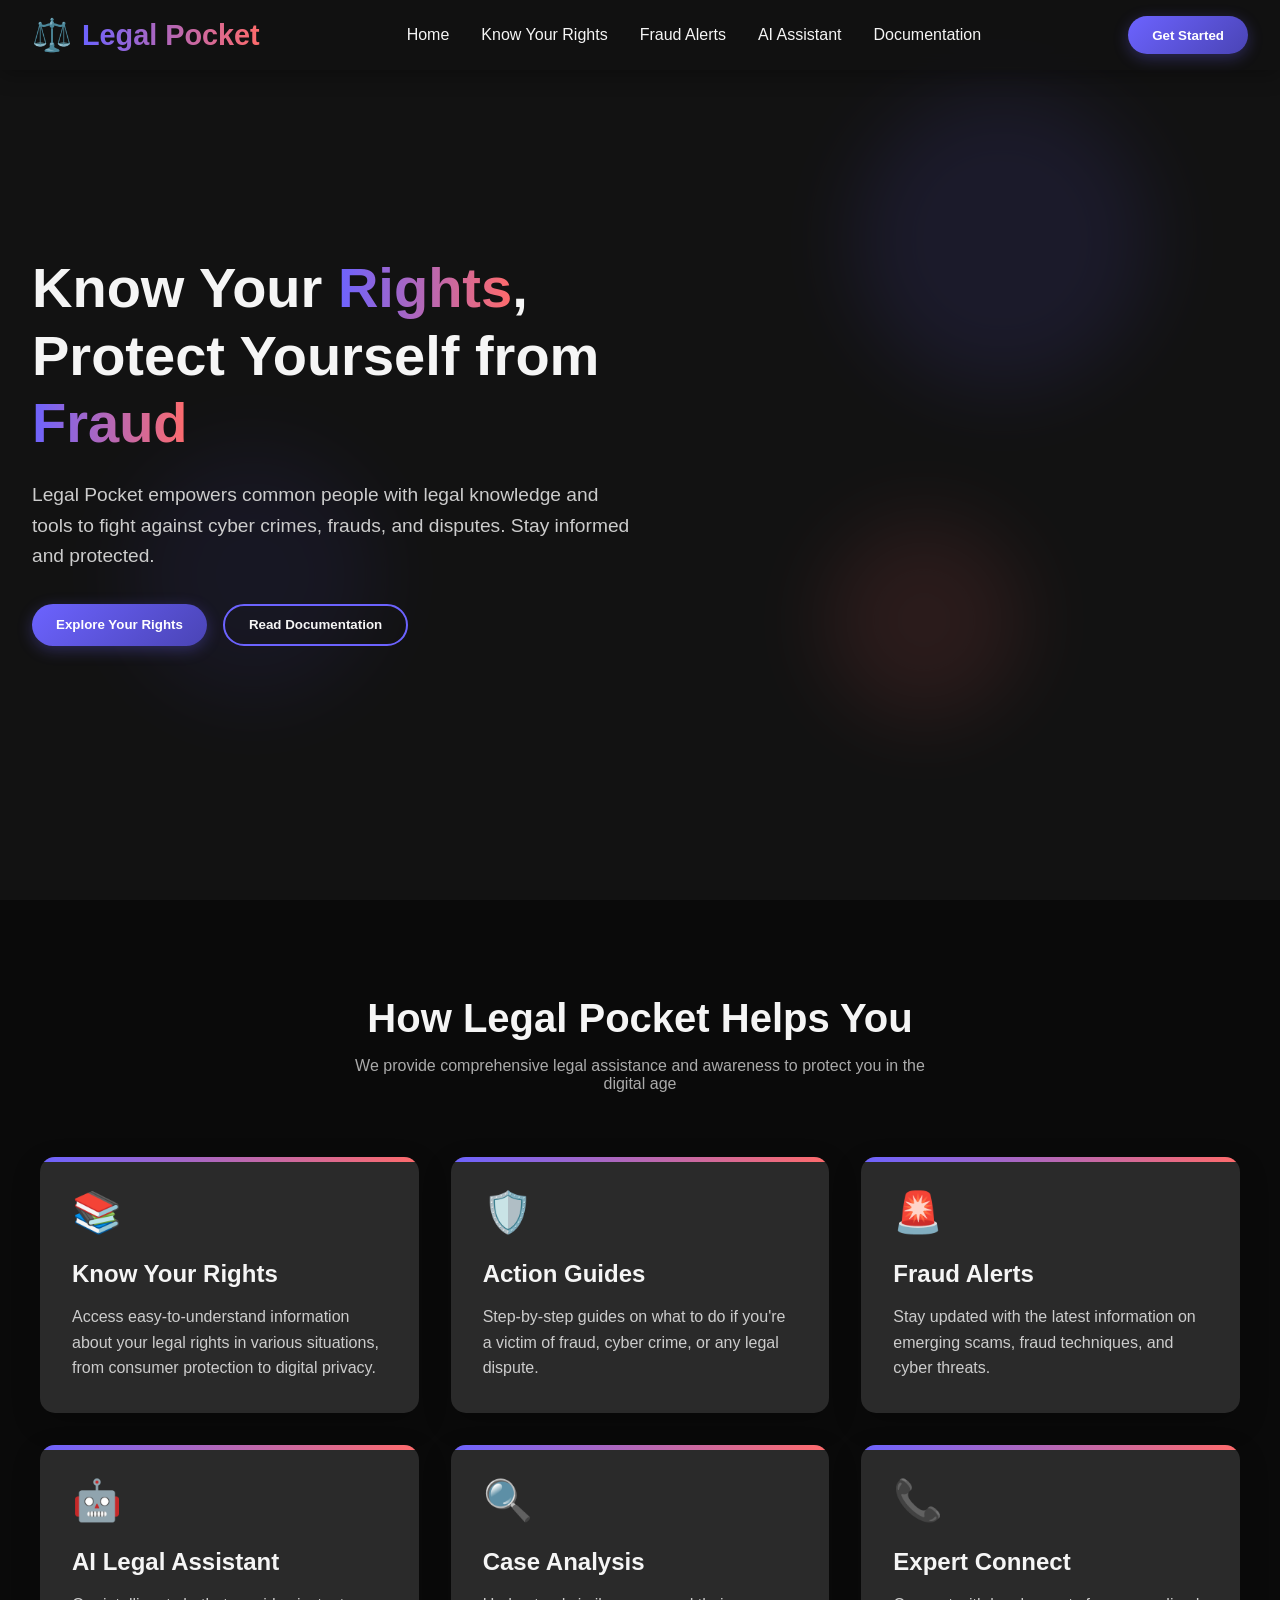
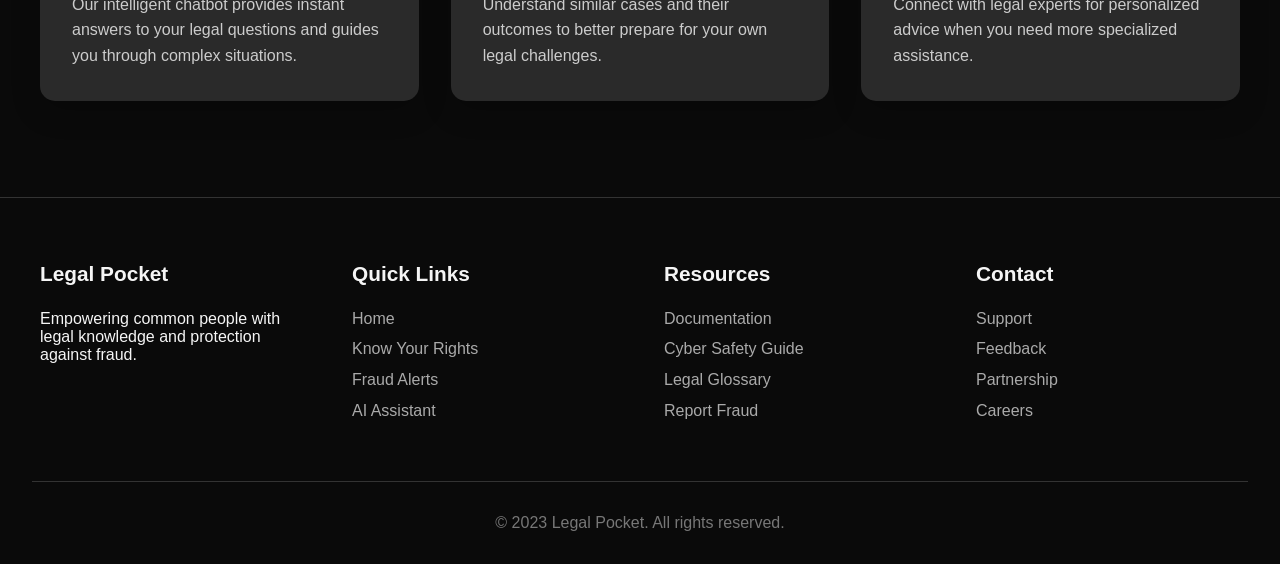
<file: index.html>
<!DOCTYPE html>
<html lang="en">
<head>
    <meta charset="UTF-8">
    <meta name="viewport" content="width=device-width, initial-scale=1.0">
    <title>Legal Pocket - Know Your Rights</title>
    <link rel="stylesheet" href="styles.css">
</head>
<body>
    <!-- Header -->
    <header>
        <nav class="navbar">
            <div class="logo">
                <div class="logo-icon">⚖️</div>
                <h1>Legal Pocket</h1>
            </div>
            <div class="nav-links">
                <a href="index.html">Home</a>
                <a href="rights.html">Know Your Rights</a>
                <a href="fraud-alerts.html">Fraud Alerts</a>
                <a href="chatbot.html">AI Assistant</a>
                <a href="documentation.html">Documentation</a>
            </div>
            <button class="cta-button" onclick="window.location.href='login.html'">Get Started</button>
        </nav>
    </header>

    <!-- Hero Section -->
    <section class="hero" id="home">
        <div class="hero-content">
            <h1>Know Your <span>Rights</span>, Protect Yourself from <span>Fraud</span></h1>
            <p>Legal Pocket empowers common people with legal knowledge and tools to fight against cyber crimes, frauds, and disputes. Stay informed and protected.</p>
            <div class="hero-buttons">
                <button class="cta-button" onclick="window.location.href='login.html'">Explore Your Rights</button>
                <button class="secondary-button" onclick="window.location.href='documentation.html'">Read Documentation</button>
            </div>
        </div>
        <div class="floating-shapes">
            <div class="shape shape-1"></div>
            <div class="shape shape-2"></div>
            <div class="shape shape-3"></div>
        </div>
    </section>

    <!-- Features Section -->
    <section class="features" id="features">
        <div class="section-title">
            <h2>How Legal Pocket Helps You</h2>
            <p>We provide comprehensive legal assistance and awareness to protect you in the digital age</p>
        </div>
        <div class="features-grid">
            <div class="feature-card" onclick="window.location.href='rights.html'">
                <div class="feature-icon">📚</div>
                <h3>Know Your Rights</h3>
                <p>Access easy-to-understand information about your legal rights in various situations, from consumer protection to digital privacy.</p>
            </div>
            <div class="feature-card" onclick="window.location.href='fraud-alerts.html'">
                <div class="feature-icon">🛡️</div>
                <h3>Action Guides</h3>
                <p>Step-by-step guides on what to do if you're a victim of fraud, cyber crime, or any legal dispute.</p>
            </div>
            <div class="feature-card" onclick="window.location.href='fraud-alerts.html'">
                <div class="feature-icon">🚨</div>
                <h3>Fraud Alerts</h3>
                <p>Stay updated with the latest information on emerging scams, fraud techniques, and cyber threats.</p>
            </div>
            <div class="feature-card" onclick="window.location.href='chatbot.html'">
                <div class="feature-icon">🤖</div>
                <h3>AI Legal Assistant</h3>
                <p>Our intelligent chatbot provides instant answers to your legal questions and guides you through complex situations.</p>
            </div>
            <div class="feature-card" onclick="window.location.href='documentation.html'">
                <div class="feature-icon">🔍</div>
                <h3>Case Analysis</h3>
                <p>Understand similar cases and their outcomes to better prepare for your own legal challenges.</p>
            </div>
            <div class="feature-card">
                <div class="feature-icon">📞</div>
                <h3>Expert Connect</h3>
                <p>Connect with legal experts for personalized advice when you need more specialized assistance.</p>
            </div>
        </div>
    </section>

   <!-- Stats Section -->
    <!--<section class="stats">
        <div class="stats-container">
            <div class="stat-item">
                <div class="stat-number" data-target="100">0</div>
                <div class="stat-label">People Helped</div>
            </div>
            <div class="stat-item">
                <div class="stat-number" data-target="5">0</div>
                <div class="stat-label">Frauds Prevented</div>
            </div>
            <div class="stat-item">
                <div class="stat-number" data-target="24">0</div>
                <div class="stat-label">/7 Support</div>
            </div>
            <div class="stat-item">
                <div class="stat-number" data-target="98">0</div>
                <div class="stat-label">% Satisfaction</div>
            </div>
        </div>
    </section>-->

    <!-- Footer -->
    <footer>
        <div class="footer-content">
            <div class="footer-column">
                <h3>Legal Pocket</h3>
                <p>Empowering common people with legal knowledge and protection against fraud.</p>
            </div>
            <div class="footer-column">
                <h3>Quick Links</h3>
                <ul class="footer-links">
                    <li><a href="index.html">Home</a></li>
                    <li><a href="rights.html">Know Your Rights</a></li>
                    <li><a href="fraud-alerts.html">Fraud Alerts</a></li>
                    <li><a href="chatbot.html">AI Assistant</a></li>
                </ul>
            </div>
            <div class="footer-column">
                <h3>Resources</h3>
                <ul class="footer-links">
                    <li><a href="documentation.html">Documentation</a></li>
                    <li><a href="#">Cyber Safety Guide</a></li>
                    <li><a href="#">Legal Glossary</a></li>
                    <li><a href="#">Report Fraud</a></li>
                </ul>
            </div>
            <div class="footer-column">
                <h3>Contact</h3>
                <ul class="footer-links">
                    <li><a href="#">Support</a></li>
                    <li><a href="#">Feedback</a></li>
                    <li><a href="#">Partnership</a></li>
                    <li><a href="#">Careers</a></li>
                </ul>
            </div>
        </div>
        <div class="copyright">
            <p>&copy; 2023 Legal Pocket. All rights reserved.</p>
        </div>
    </footer>

    <script src="script.js"></script>
</body>
</html>
</file>
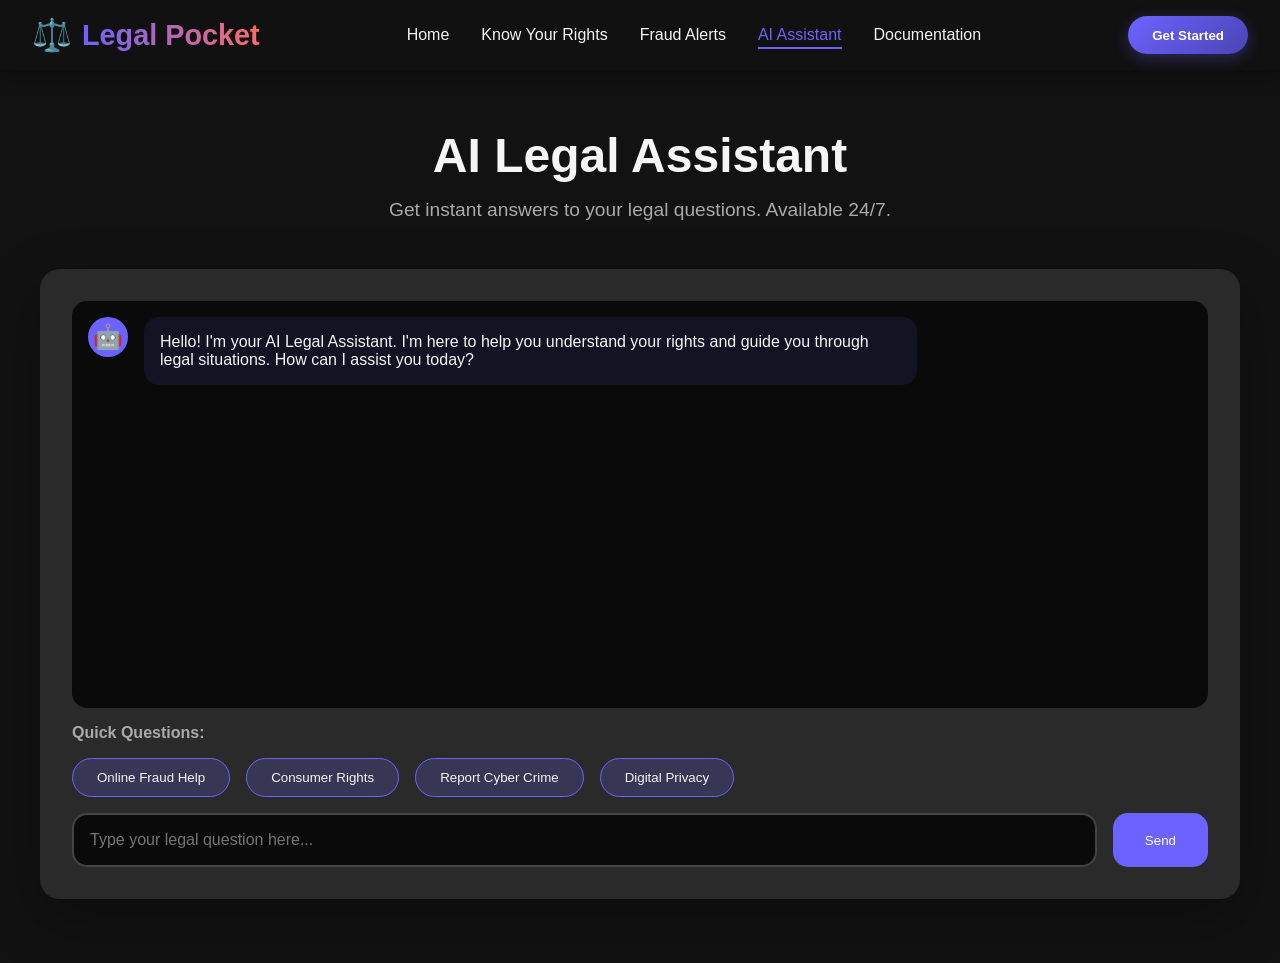
<file: chatbot.html>
<!DOCTYPE html>
<html lang="en">
<head>
    <meta charset="UTF-8">
    <meta name="viewport" content="width=device-width, initial-scale=1.0">
    <title>AI Legal Assistant - Legal Pocket</title>
    <link rel="stylesheet" href="styles.css">
</head>
<body>
    <!-- Header -->
    <header>
        <nav class="navbar">
            <div class="logo">
                <div class="logo-icon">⚖️</div>
                <h1>Legal Pocket</h1>
            </div>
            <div class="nav-links">
                <a href="index.html">Home</a>
                <a href="rights.html">Know Your Rights</a>
                <a href="fraud-alerts.html">Fraud Alerts</a>
                <a href="chatbot.html" class="active">AI Assistant</a>
                <a href="documentation.html">Documentation</a>
            </div>
            <button class="cta-button" onclick="window.location.href='login.html'">Get Started</button>
        </nav>
    </header>

    <!-- Chatbot Section -->
    <section class="chatbot-page">
        <div class="chatbot-container">
            <div class="chatbot-header">
                <h2>AI Legal Assistant</h2>
                <p>Get instant answers to your legal questions. Available 24/7.</p>
            </div>
            <div class="chatbot-interface">
                <div class="chat-messages" id="chatMessages">
                    <div class="message bot-message">
                        <div class="message-avatar">🤖</div>
                        <div class="message-content">
                            <p>Hello! I'm your AI Legal Assistant. I'm here to help you understand your rights and guide you through legal situations. How can I assist you today?</p>
                        </div>
                    </div>
                </div>
                <div class="quick-questions">
                    <h4>Quick Questions:</h4>
                    <div class="quick-buttons">
                        <button class="quick-btn" data-question="What should I do if I'm a victim of online fraud?">Online Fraud Help</button>
                        <button class="quick-btn" data-question="What are my consumer rights?">Consumer Rights</button>
                        <button class="quick-btn" data-question="How to report cyber crime?">Report Cyber Crime</button>
                        <button class="quick-btn" data-question="What is digital privacy?">Digital Privacy</button>
                    </div>
                </div>
                <div class="chat-input-container">
                    <input type="text" id="chatInput" placeholder="Type your legal question here..." class="chat-input">
                    <button id="sendButton" class="send-btn">Send</button>
                </div>
            </div>
        </div>
    </section>

    <script src="script.js"></script>
</body>
</html>
</file>
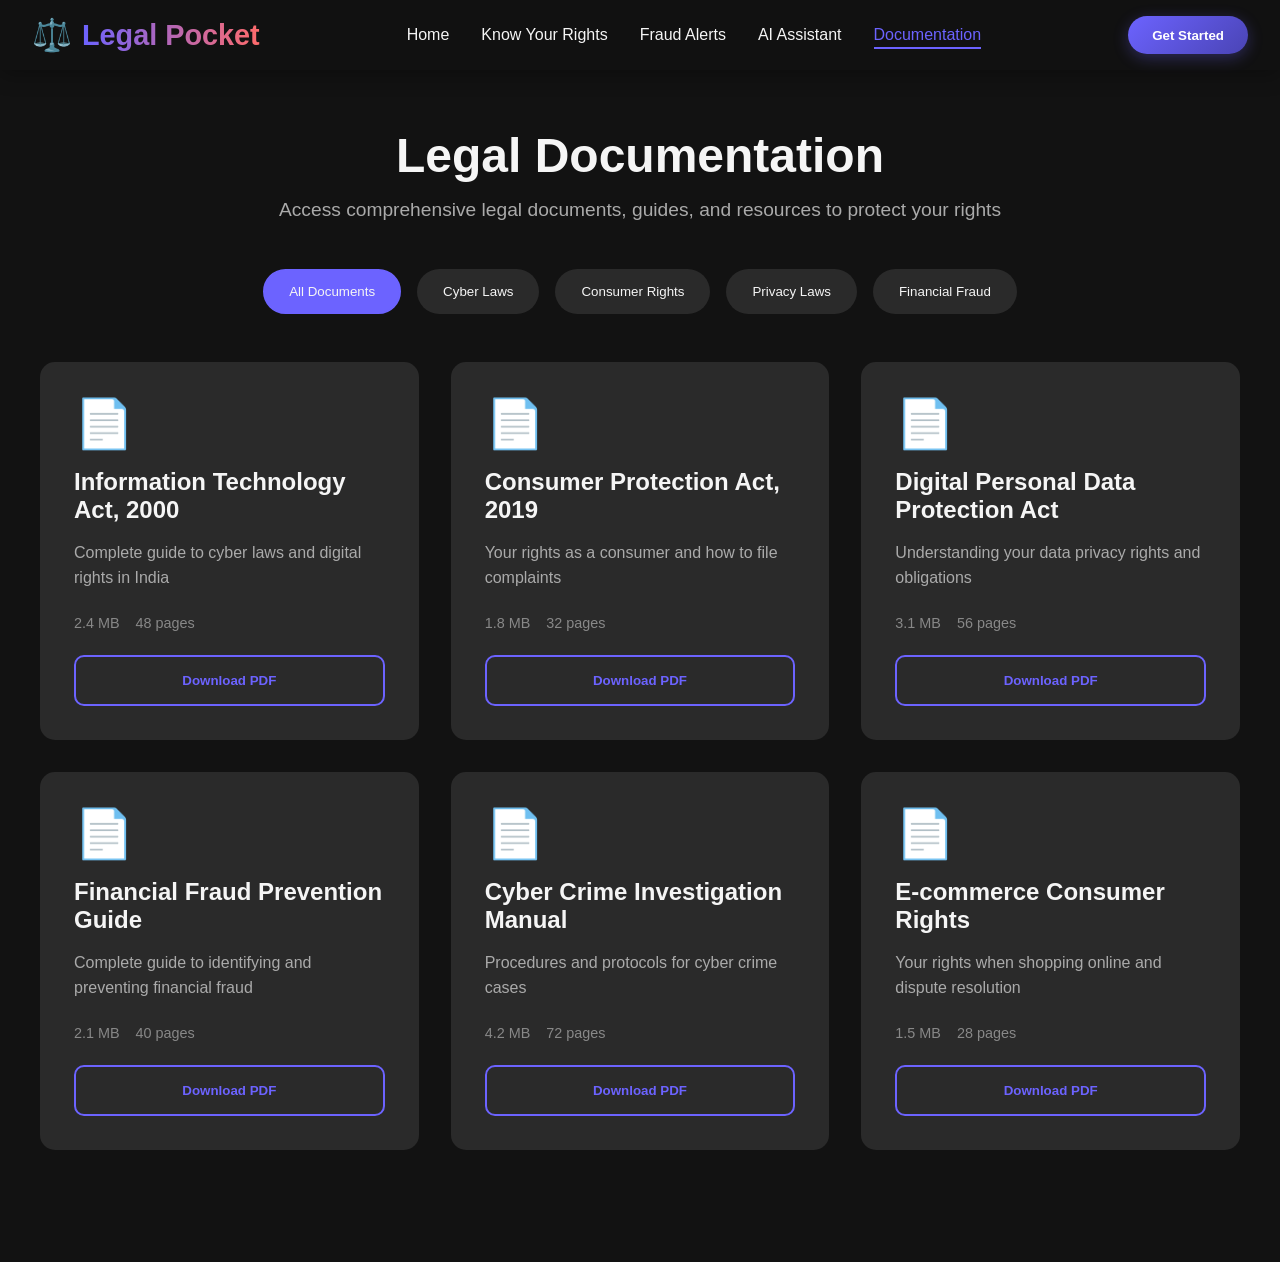
<file: documentation.html>
<!DOCTYPE html>
<html lang="en">
<head>
    <meta charset="UTF-8">
    <meta name="viewport" content="width=device-width, initial-scale=1.0">
    <title>Documentation - Legal Pocket</title>
    <link rel="stylesheet" href="styles.css">
</head>
<body>
    <!-- Header -->
    <header>
        <nav class="navbar">
            <div class="logo">
                <div class="logo-icon">⚖️</div>
                <h1>Legal Pocket</h1>
            </div>
            <div class="nav-links">
                <a href="index.html">Home</a>
                <a href="rights.html">Know Your Rights</a>
                <a href="fraud-alerts.html">Fraud Alerts</a>
                <a href="chatbot.html">AI Assistant</a>
                <a href="documentation.html" class="active">Documentation</a>
            </div>
            <button class="cta-button" onclick="window.location.href='login.html'">Get Started</button>
        </nav>
    </header>

    <!-- Documentation Section -->
    <section class="documentation">
        <div class="doc-container">
            <div class="doc-header">
                <h2>Legal Documentation</h2>
                <p>Access comprehensive legal documents, guides, and resources to protect your rights</p>
            </div>
            
            <div class="doc-categories">
                <div class="category-filter">
                    <button class="filter-btn active" data-category="all">All Documents</button>
                    <button class="filter-btn" data-category="cyber">Cyber Laws</button>
                    <button class="filter-btn" data-category="consumer">Consumer Rights</button>
                    <button class="filter-btn" data-category="privacy">Privacy Laws</button>
                    <button class="filter-btn" data-category="financial">Financial Fraud</button>
                </div>
            </div>

            <div class="documents-grid">
                <div class="doc-card" data-category="cyber">
                    <div class="doc-icon">📄</div>
                    <h3>Information Technology Act, 2000</h3>
                    <p>Complete guide to cyber laws and digital rights in India</p>
                    <div class="doc-meta">
                        <span class="doc-size">2.4 MB</span>
                        <span class="doc-pages">48 pages</span>
                    </div>
                    <button class="doc-download" data-pdf="it_act_2000.pdf">Download PDF</button>
                </div>

                <div class="doc-card" data-category="consumer">
                    <div class="doc-icon">📄</div>
                    <h3>Consumer Protection Act, 2019</h3>
                    <p>Your rights as a consumer and how to file complaints</p>
                    <div class="doc-meta">
                        <span class="doc-size">1.8 MB</span>
                        <span class="doc-pages">32 pages</span>
                    </div>
                    <button class="doc-download" data-pdf="consumer_protection_2019.pdf">Download PDF</button>
                </div>

                <div class="doc-card" data-category="privacy">
                    <div class="doc-icon">📄</div>
                    <h3>Digital Personal Data Protection Act</h3>
                    <p>Understanding your data privacy rights and obligations</p>
                    <div class="doc-meta">
                        <span class="doc-size">3.1 MB</span>
                        <span class="doc-pages">56 pages</span>
                    </div>
                    <button class="doc-download" data-pdf="data_protection_act.pdf">Download PDF</button>
                </div>

                <div class="doc-card" data-category="financial">
                    <div class="doc-icon">📄</div>
                    <h3>Financial Fraud Prevention Guide</h3>
                    <p>Complete guide to identifying and preventing financial fraud</p>
                    <div class="doc-meta">
                        <span class="doc-size">2.1 MB</span>
                        <span class="doc-pages">40 pages</span>
                    </div>
                    <button class="doc-download" data-pdf="fraud_prevention_guide.pdf">Download PDF</button>
                </div>

                <div class="doc-card" data-category="cyber">
                    <div class="doc-icon">📄</div>
                    <h3>Cyber Crime Investigation Manual</h3>
                    <p>Procedures and protocols for cyber crime cases</p>
                    <div class="doc-meta">
                        <span class="doc-size">4.2 MB</span>
                        <span class="doc-pages">72 pages</span>
                    </div>
                    <button class="doc-download" data-pdf="cyber_crime_manual.pdf">Download PDF</button>
                </div>

                <div class="doc-card" data-category="consumer">
                    <div class="doc-icon">📄</div>
                    <h3>E-commerce Consumer Rights</h3>
                    <p>Your rights when shopping online and dispute resolution</p>
                    <div class="doc-meta">
                        <span class="doc-size">1.5 MB</span>
                        <span class="doc-pages">28 pages</span>
                    </div>
                    <button class="doc-download" data-pdf="ecommerce_rights.pdf">Download PDF</button>
                </div>
            </div>

            <div class="pdf-viewer-modal" id="pdfModal">
                <div class="pdf-modal-content">
                    <div class="pdf-modal-header">
                        <h3 id="pdfTitle">Document Viewer</h3>
                        <button class="close-modal" id="closeModal">&times;</button>
                    </div>
                    <div class="pdf-viewer" id="pdfViewer">
                        <div class="pdf-placeholder">
                            <div class="pdf-icon">📄</div>
                            <p>PDF Viewer - Document would be displayed here</p>
                            <p class="pdf-note">In a real implementation, this would show the actual PDF document</p>
                        </div>
                    </div>
                </div>
            </div>
        </div>
    </section>

    <script src="script.js"></script>
</body>
</html>
</file>
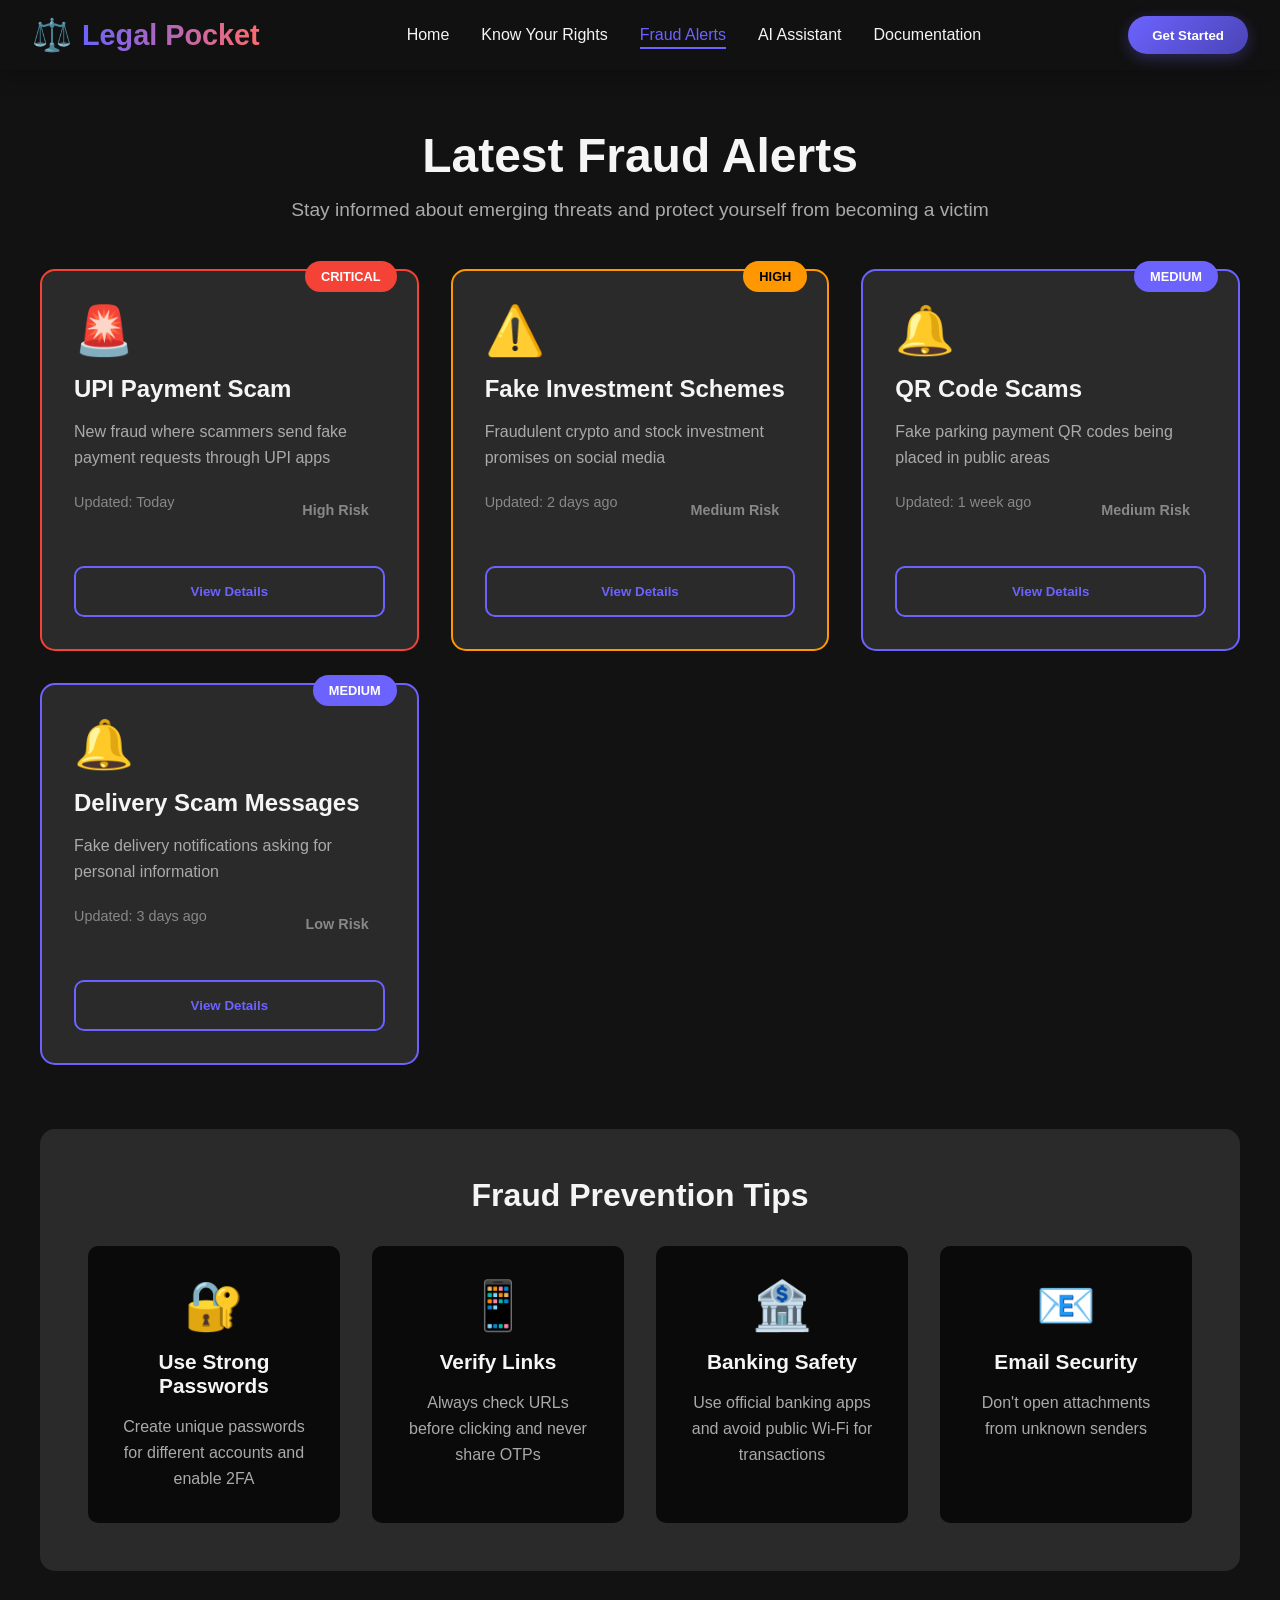
<file: fraud-alerts.html>
<!DOCTYPE html>
<html lang="en">
<head>
    <meta charset="UTF-8">
    <meta name="viewport" content="width=device-width, initial-scale=1.0">
    <title>Fraud Alerts - Legal Pocket</title>
    <link rel="stylesheet" href="styles.css">
</head>
<body>
    <!-- Header -->
    <header>
        <nav class="navbar">
            <div class="logo">
                <div class="logo-icon">⚖️</div>
                <h1>Legal Pocket</h1>
            </div>
            <div class="nav-links">
                <a href="index.html">Home</a>
                <a href="rights.html">Know Your Rights</a>
                <a href="fraud-alerts.html" class="active">Fraud Alerts</a>
                <a href="chatbot.html">AI Assistant</a>
                <a href="documentation.html">Documentation</a>
            </div>
            <button class="cta-button" onclick="window.location.href='login.html'">Get Started</button>
        </nav>
    </header>

    <!-- Fraud Alerts Section -->
    <section class="fraud-alerts">
        <div class="alerts-container">
            <div class="alerts-header">
                <h2>Latest Fraud Alerts</h2>
                <p>Stay informed about emerging threats and protect yourself from becoming a victim</p>
            </div>

            <div class="alerts-grid">
                <div class="alert-card critical">
                    <div class="alert-badge">CRITICAL</div>
                    <div class="alert-icon">🚨</div>
                    <h3>UPI Payment Scam</h3>
                    <p>New fraud where scammers send fake payment requests through UPI apps</p>
                    <div class="alert-details">
                        <span class="alert-date">Updated: Today</span>
                        <span class="alert-severity">High Risk</span>
                    </div>
                    <button class="alert-action" onclick="showAlertDetails(1)">View Details</button>
                </div>

                <div class="alert-card high">
                    <div class="alert-badge">HIGH</div>
                    <div class="alert-icon">⚠️</div>
                    <h3>Fake Investment Schemes</h3>
                    <p>Fraudulent crypto and stock investment promises on social media</p>
                    <div class="alert-details">
                        <span class="alert-date">Updated: 2 days ago</span>
                        <span class="alert-severity">Medium Risk</span>
                    </div>
                    <button class="alert-action" onclick="showAlertDetails(2)">View Details</button>
                </div>

                <div class="alert-card medium">
                    <div class="alert-badge">MEDIUM</div>
                    <div class="alert-icon">🔔</div>
                    <h3>QR Code Scams</h3>
                    <p>Fake parking payment QR codes being placed in public areas</p>
                    <div class="alert-details">
                        <span class="alert-date">Updated: 1 week ago</span>
                        <span class="alert-severity">Medium Risk</span>
                    </div>
                    <button class="alert-action" onclick="showAlertDetails(3)">View Details</button>
                </div>

                <div class="alert-card medium">
                    <div class="alert-badge">MEDIUM</div>
                    <div class="alert-icon">🔔</div>
                    <h3>Delivery Scam Messages</h3>
                    <p>Fake delivery notifications asking for personal information</p>
                    <div class="alert-details">
                        <span class="alert-date">Updated: 3 days ago</span>
                        <span class="alert-severity">Low Risk</span>
                    </div>
                    <button class="alert-action" onclick="showAlertDetails(4)">View Details</button>
                </div>
            </div>

            <div class="prevention-tips">
                <h3>Fraud Prevention Tips</h3>
                <div class="tips-grid">
                    <div class="tip-card">
                        <div class="tip-icon">🔐</div>
                        <h4>Use Strong Passwords</h4>
                        <p>Create unique passwords for different accounts and enable 2FA</p>
                    </div>
                    <div class="tip-card">
                        <div class="tip-icon">📱</div>
                        <h4>Verify Links</h4>
                        <p>Always check URLs before clicking and never share OTPs</p>
                    </div>
                    <div class="tip-card">
                        <div class="tip-icon">🏦</div>
                        <h4>Banking Safety</h4>
                        <p>Use official banking apps and avoid public Wi-Fi for transactions</p>
                    </div>
                    <div class="tip-card">
                        <div class="tip-icon">📧</div>
                        <h4>Email Security</h4>
                        <p>Don't open attachments from unknown senders</p>
                    </div>
                </div>
            </div>
        </div>
    </section>

    <!-- Alert Details Modal -->
    <div class="alert-modal" id="alertModal">
        <div class="modal-content">
            <div class="modal-header">
                <h3 id="modalTitle">Alert Details</h3>
                <button class="close-modal" onclick="closeAlertModal()">&times;</button>
            </div>
            <div class="modal-body" id="modalBody">
                <!-- Content will be loaded dynamically -->
            </div>
        </div>
    </div>

    <script src="script.js"></script>
</body>
</html>
</file>
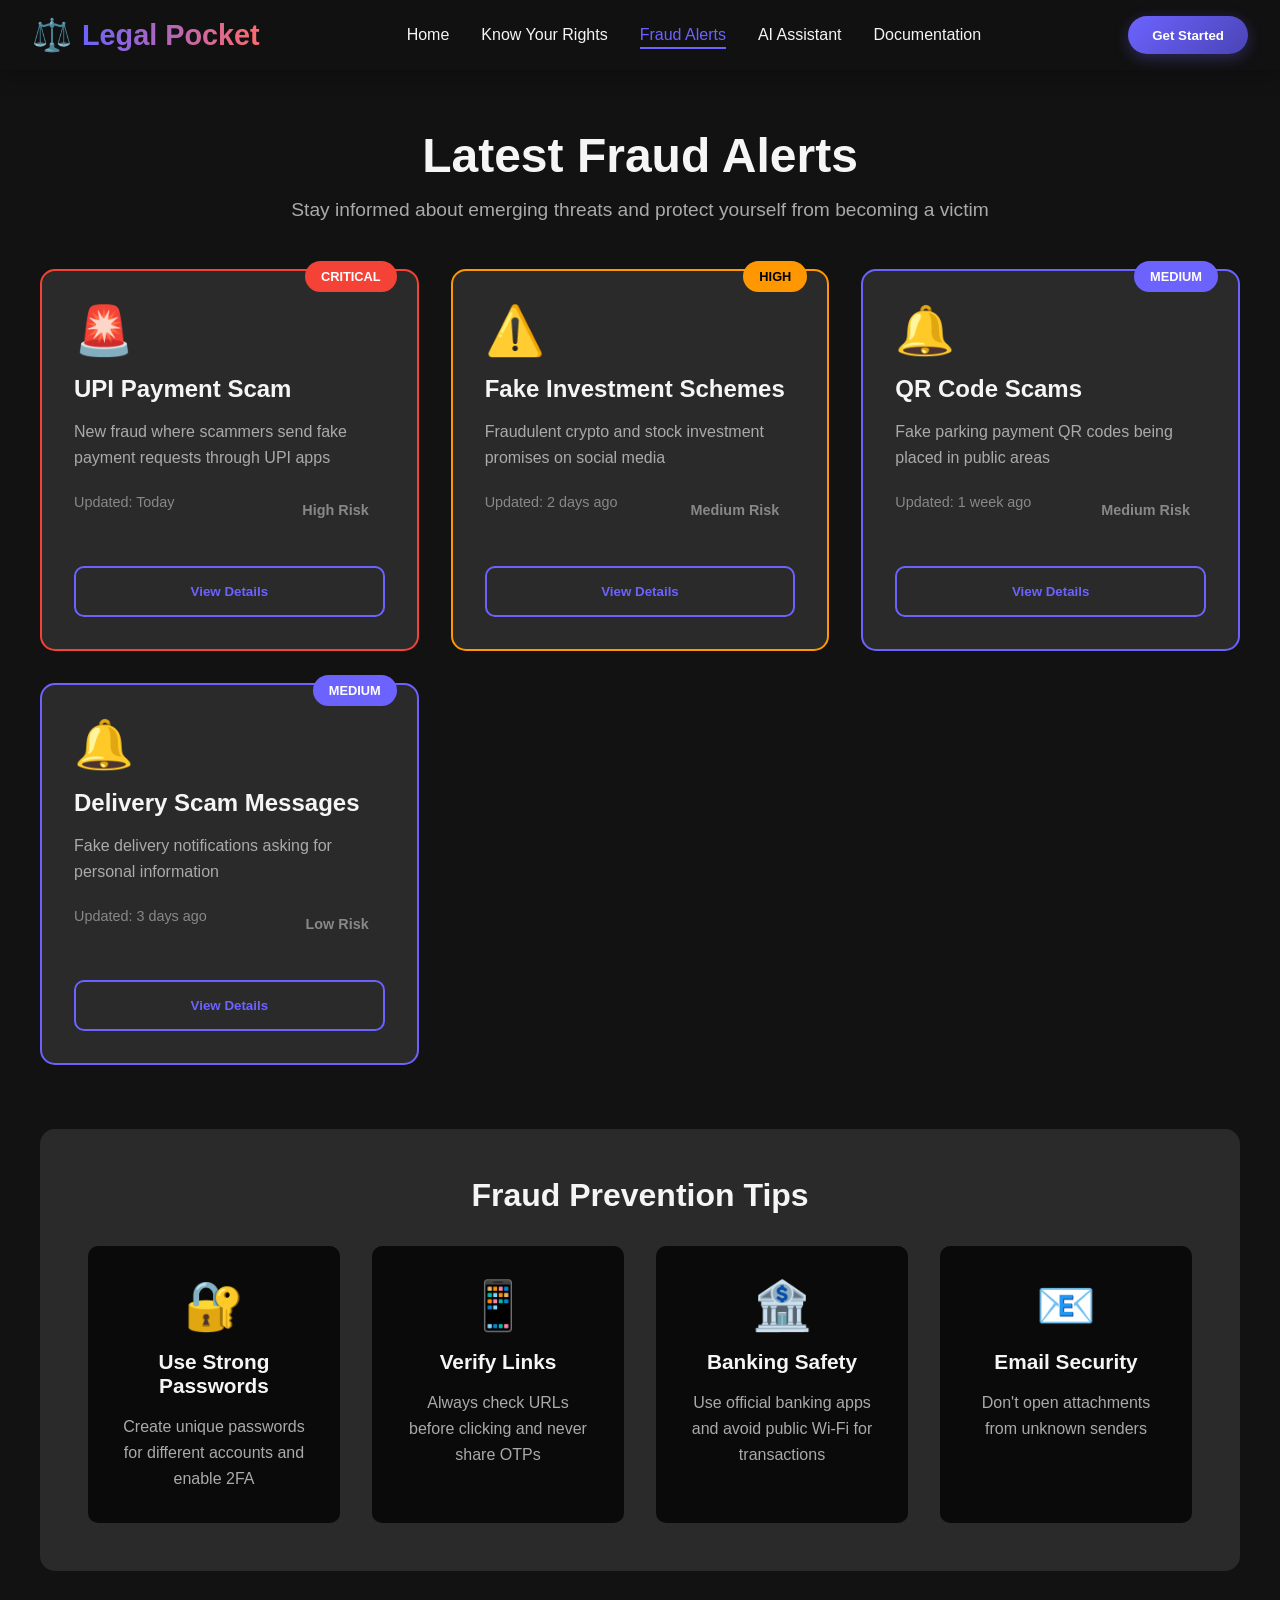
<file: fraudalert.html>
<!DOCTYPE html>
<html lang="en">
<head>
    <meta charset="UTF-8">
    <meta name="viewport" content="width=device-width, initial-scale=1.0">
    <title>Fraud Alerts - Legal Pocket</title>
    <link rel="stylesheet" href="styles.css">
</head>
<body>
    <!-- Header -->
    <header>
        <nav class="navbar">
            <div class="logo">
                <div class="logo-icon">⚖️</div>
                <h1>Legal Pocket</h1>
            </div>
            <div class="nav-links">
                <a href="index.html">Home</a>
                <a href="rights.html">Know Your Rights</a>
                <a href="fraudalert.html" class="active">Fraud Alerts</a>
                <a href="chatbot.html">AI Assistant</a>
                <a href="documentation.html">Documentation</a>
            </div>
            <button class="cta-button" onclick="window.location.href='login.html'">Get Started</button>
        </nav>
    </header>

    <!-- Fraud Alerts Section -->
    <section class="fraud-alerts">
        <div class="alerts-container">
            <div class="alerts-header">
                <h2>Latest Fraud Alerts</h2>
                <p>Stay informed about emerging threats and protect yourself from becoming a victim</p>
            </div>

            <div class="alerts-grid">
                <div class="alert-card critical">
                    <div class="alert-badge">CRITICAL</div>
                    <div class="alert-icon">🚨</div>
                    <h3>UPI Payment Scam</h3>
                    <p>New fraud where scammers send fake payment requests through UPI apps</p>
                    <div class="alert-details">
                        <span class="alert-date">Updated: Today</span>
                        <span class="alert-severity">High Risk</span>
                    </div>
                    <button class="alert-action" onclick="showAlertDetails(1)">View Details</button>
                </div>

                <div class="alert-card high">
                    <div class="alert-badge">HIGH</div>
                    <div class="alert-icon">⚠️</div>
                    <h3>Fake Investment Schemes</h3>
                    <p>Fraudulent crypto and stock investment promises on social media</p>
                    <div class="alert-details">
                        <span class="alert-date">Updated: 2 days ago</span>
                        <span class="alert-severity">Medium Risk</span>
                    </div>
                    <button class="alert-action" onclick="showAlertDetails(2)">View Details</button>
                </div>

                <div class="alert-card medium">
                    <div class="alert-badge">MEDIUM</div>
                    <div class="alert-icon">🔔</div>
                    <h3>QR Code Scams</h3>
                    <p>Fake parking payment QR codes being placed in public areas</p>
                    <div class="alert-details">
                        <span class="alert-date">Updated: 1 week ago</span>
                        <span class="alert-severity">Medium Risk</span>
                    </div>
                    <button class="alert-action" onclick="showAlertDetails(3)">View Details</button>
                </div>

                <div class="alert-card medium">
                    <div class="alert-badge">MEDIUM</div>
                    <div class="alert-icon">🔔</div>
                    <h3>Delivery Scam Messages</h3>
                    <p>Fake delivery notifications asking for personal information</p>
                    <div class="alert-details">
                        <span class="alert-date">Updated: 3 days ago</span>
                        <span class="alert-severity">Low Risk</span>
                    </div>
                    <button class="alert-action" onclick="showAlertDetails(4)">View Details</button>
                </div>
            </div>

            <div class="prevention-tips">
                <h3>Fraud Prevention Tips</h3>
                <div class="tips-grid">
                    <div class="tip-card">
                        <div class="tip-icon">🔐</div>
                        <h4>Use Strong Passwords</h4>
                        <p>Create unique passwords for different accounts and enable 2FA</p>
                    </div>
                    <div class="tip-card">
                        <div class="tip-icon">📱</div>
                        <h4>Verify Links</h4>
                        <p>Always check URLs before clicking and never share OTPs</p>
                    </div>
                    <div class="tip-card">
                        <div class="tip-icon">🏦</div>
                        <h4>Banking Safety</h4>
                        <p>Use official banking apps and avoid public Wi-Fi for transactions</p>
                    </div>
                    <div class="tip-card">
                        <div class="tip-icon">📧</div>
                        <h4>Email Security</h4>
                        <p>Don't open attachments from unknown senders</p>
                    </div>
                </div>
            </div>
        </div>
    </section>

    <!-- Alert Details Modal -->
    <div class="alert-modal" id="alertModal">
        <div class="modal-content">
            <div class="modal-header">
                <h3 id="modalTitle">Alert Details</h3>
                <button class="close-modal" onclick="closeAlertModal()">&times;</button>
            </div>
            <div class="modal-body" id="modalBody">
                <!-- Content will be loaded dynamically -->
            </div>
        </div>
    </div>

    <script src="script.js"></script>
</body>
</html>
</file>
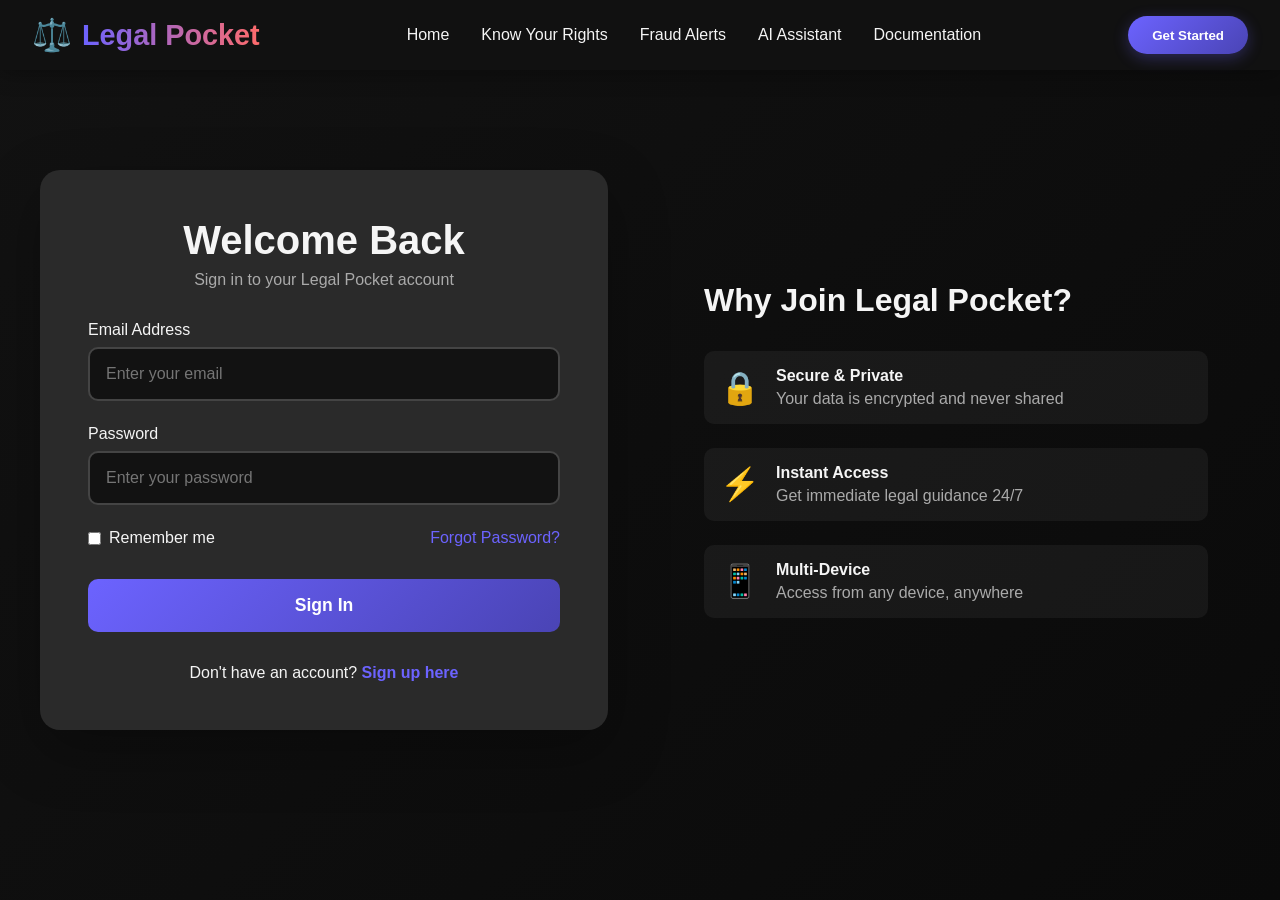
<file: login.html>
<!DOCTYPE html>
<html lang="en">
<head>
    <meta charset="UTF-8">
    <meta name="viewport" content="width=device-width, initial-scale=1.0">
    <title>Login - Legal Pocket</title>
    <link rel="stylesheet" href="styles.css">
</head>
<body class="login-page">
    <!-- Header -->
    <header>
        <nav class="navbar">
            <div class="logo">
                <div class="logo-icon">⚖️</div>
                <h1>Legal Pocket</h1>
            </div>
            <div class="nav-links">
                <a href="index.html">Home</a>
                <a href="rights.html">Know Your Rights</a>
                <a href="fraud-alerts.html">Fraud Alerts</a>
                <a href="chatbot.html">AI Assistant</a>
                <a href="documentation.html">Documentation</a>
            </div>
            <button class="cta-button" onclick="window.location.href='login.html'">Get Started</button>
        </nav>
    </header>

    <!-- Login Section -->
    <section class="login-section">
        <div class="login-container">
            <div class="login-card">
                <div class="login-header">
                    <h2>Welcome Back</h2>
                    <p>Sign in to your Legal Pocket account</p>
                </div>
                <form class="login-form">
                    <div class="form-group">
                        <label for="email">Email Address</label>
                        <input type="email" id="email" placeholder="Enter your email" required>
                    </div>
                    <div class="form-group">
                        <label for="password">Password</label>
                        <input type="password" id="password" placeholder="Enter your password" required>
                    </div>
                    <div class="form-options">
                        <label class="checkbox">
                            <input type="checkbox"> Remember me
                        </label>
                        <a href="#" class="forgot-password">Forgot Password?</a>
                    </div>
                    <button type="submit" class="login-btn">Sign In</button>
                </form>
                <div class="login-footer">
                    <p>Don't have an account? <a href="#" class="signup-link">Sign up here</a></p>
                </div>
            </div>
            <div class="login-features">
                <h3>Why Join Legal Pocket?</h3>
                <div class="feature-list">
                    <div class="feature-item">
                        <div class="feature-icon">🔒</div>
                        <div>
                            <h4>Secure & Private</h4>
                            <p>Your data is encrypted and never shared</p>
                        </div>
                    </div>
                    <div class="feature-item">
                        <div class="feature-icon">⚡</div>
                        <div>
                            <h4>Instant Access</h4>
                            <p>Get immediate legal guidance 24/7</p>
                        </div>
                    </div>
                    <div class="feature-item">
                        <div class="feature-icon">📱</div>
                        <div>
                            <h4>Multi-Device</h4>
                            <p>Access from any device, anywhere</p>
                        </div>
                    </div>
                </div>
            </div>
        </div>
    </section>

    <script src="script.js"></script>
</body>
</file>
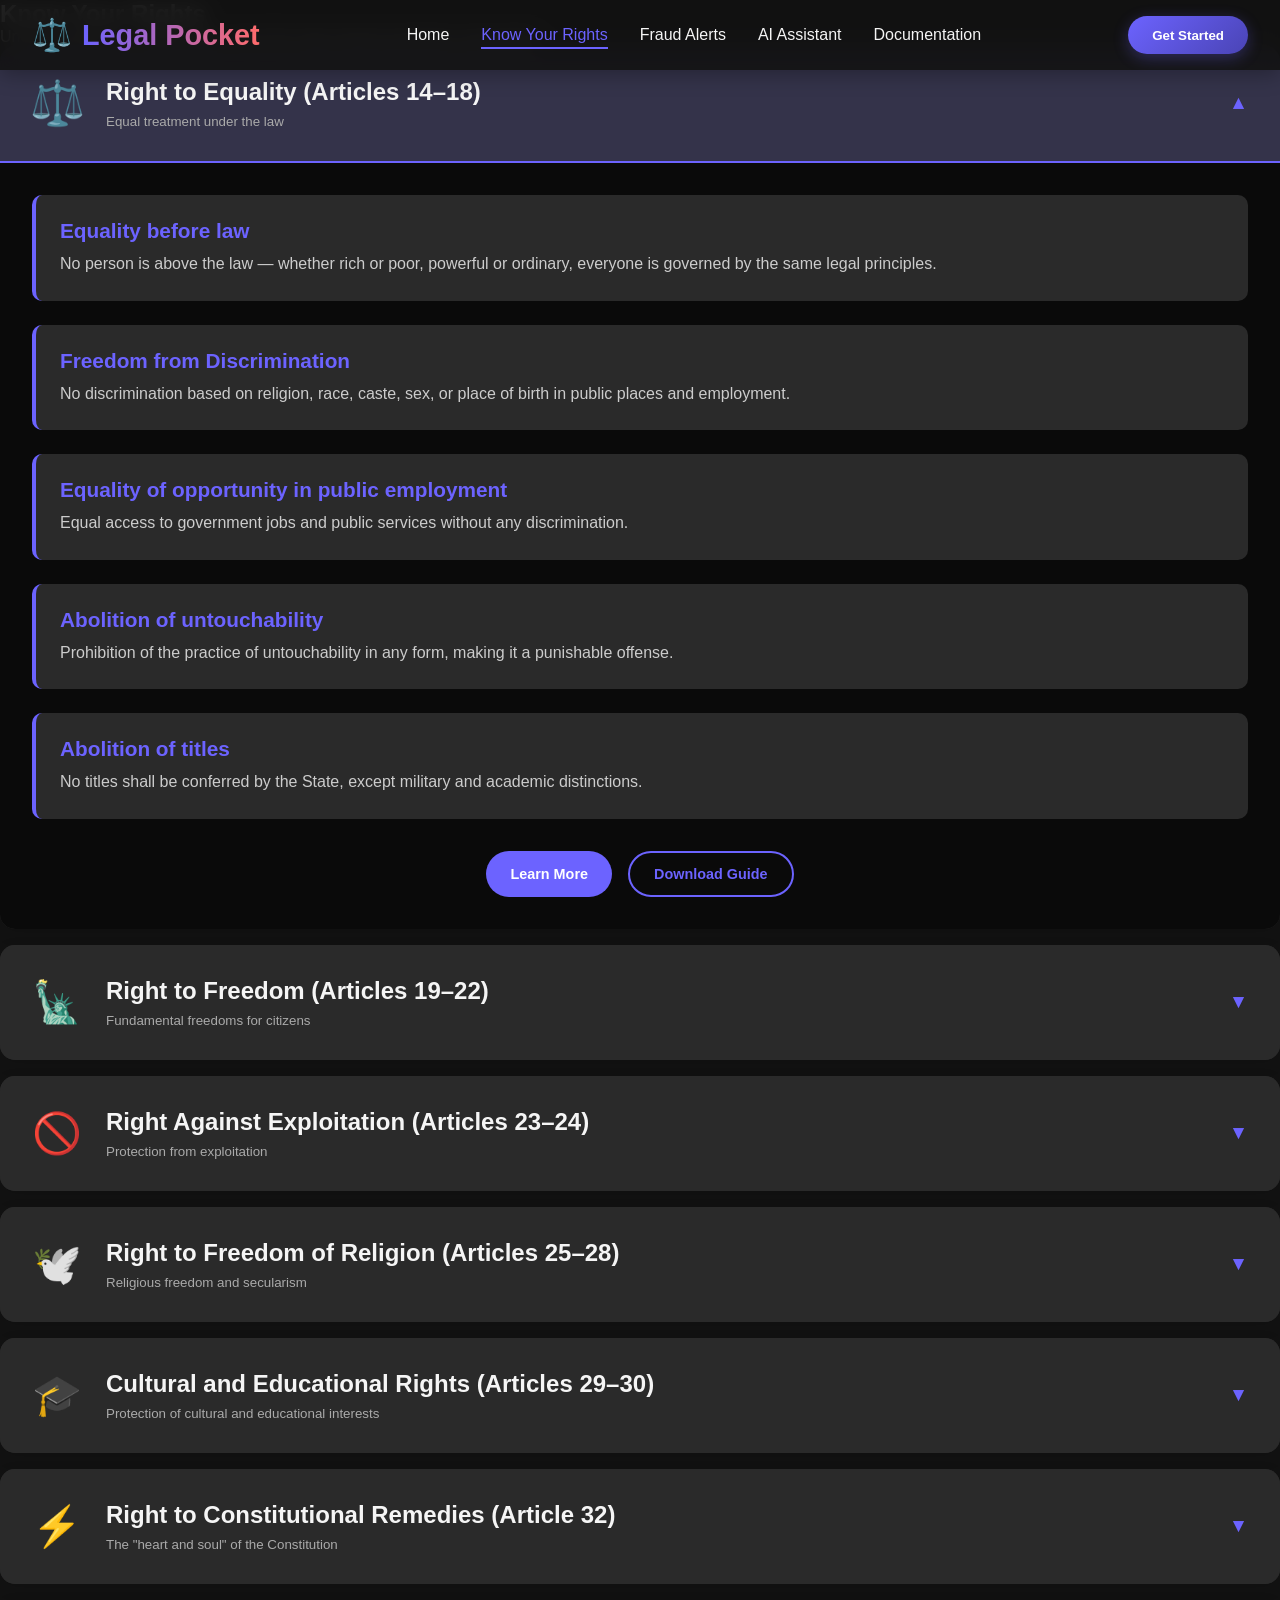
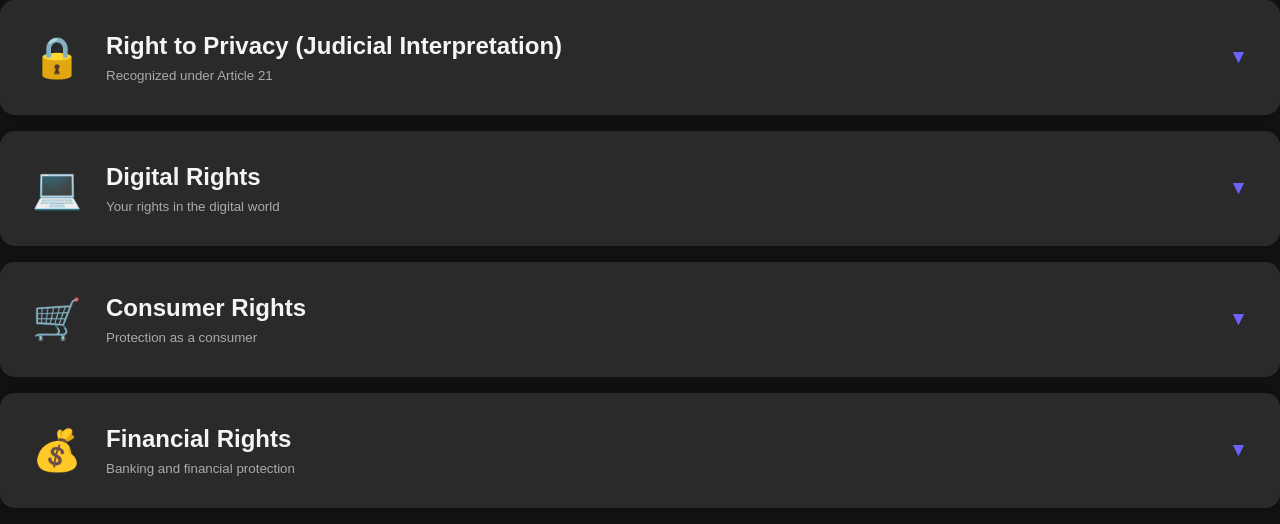
<file: rights.html>
<!DOCTYPE html>
<html lang="en">
<head>
    <meta charset="UTF-8">
    <meta name="viewport" content="width=device-width, initial-scale=1.0">
    <title>Know Your Rights - Legal Pocket</title>
    <link rel="stylesheet" href="styles.css">
</head>
<body>
    <!-- Header -->
    <header>
        <nav class="navbar">
            <div class="logo">
                <div class="logo-icon">⚖️</div>
                <h1>Legal Pocket</h1>
            </div>
            <div class="nav-links">
                <a href="index.html">Home</a>
                <a href="rights.html" class="active">Know Your Rights</a>
                <a href="fraud-alerts.html">Fraud Alerts</a>
                <a href="chatbot.html">AI Assistant</a>
                <a href="documentation.html">Documentation</a>
            </div>
            <button class="cta-button" onclick="window.location.href='login.html'">Get Started</button>
        </nav>
    </header>

   <!-- Rights Section -->
<section class="rights-section">
    <div class="rights-container">
        <div class="rights-header">
            <h2>Know Your Rights</h2>
            <p>Understanding your legal rights is the first step toward protection and justice</p>
        </div>

        <!-- Right to Equality (Articles 14–18) -->
        <div class="expandable-section">
            <button class="expandable-btn" data-section="equality">
                <div class="btn-content">
                    <div class="btn-icon">⚖️</div>
                    <div class="btn-text">
                        <h3>Right to Equality (Articles 14–18)</h3>
                        <p>Equal treatment under the law</p>
                    </div>
                </div>
                <div class="expand-arrow">▼</div>
            </button>
            <div class="expandable-content" id="equality-content">
                <div class="rights-list">
                    <div class="right-item">
                        <h4>Equality before law</h4>
                        <p>No person is above the law — whether rich or poor, powerful or ordinary, everyone is governed by the same legal principles.</p>
                    </div>
                    <div class="right-item">
                        <h4>Freedom from Discrimination</h4>
                        <p>No discrimination based on religion, race, caste, sex, or place of birth in public places and employment.</p>
                    </div>
                    <div class="right-item">
                        <h4>Equality of opportunity in public employment</h4>
                        <p>Equal access to government jobs and public services without any discrimination.</p>
                    </div>
                    <div class="right-item">
                        <h4>Abolition of untouchability</h4>
                        <p>Prohibition of the practice of untouchability in any form, making it a punishable offense.</p>
                    </div>
                    <div class="right-item">
                        <h4>Abolition of titles</h4>
                        <p>No titles shall be conferred by the State, except military and academic distinctions.</p>
                    </div>
                </div>
                <div class="action-buttons">
                    <button class="action-btn learn-more">Learn More</button>
                    <button class="action-btn download-guide">Download Guide</button>
                </div>
            </div>
        </div>

        <!-- Right to Freedom (Articles 19–22) -->
        <div class="expandable-section">
            <button class="expandable-btn" data-section="freedom">
                <div class="btn-content">
                    <div class="btn-icon">🗽</div>
                    <div class="btn-text">
                        <h3>Right to Freedom (Articles 19–22)</h3>
                        <p>Fundamental freedoms for citizens</p>
                    </div>
                </div>
                <div class="expand-arrow">▼</div>
            </button>
            <div class="expandable-content" id="freedom-content">
                <div class="rights-list">
                    <div class="right-item">
                        <h4>Freedom of speech and expression</h4>
                        <p>Right to freely express opinions and ideas without censorship, subject to reasonable restrictions.</p>
                    </div>
                    <div class="right-item">
                        <h4>Freedom to assemble peacefully</h4>
                        <p>Right to assemble peacefully without arms for lawful purposes.</p>
                    </div>
                    <div class="right-item">
                        <h4>Freedom to form associations/unions</h4>
                        <p>Right to form associations, unions, or cooperative societies.</p>
                    </div>
                    <div class="right-item">
                        <h4>Freedom to move freely within India</h4>
                        <p>Right to move freely throughout the territory of India.</p>
                    </div>
                    <div class="right-item">
                        <h4>Freedom to reside anywhere in India</h4>
                        <p>Right to reside and settle in any part of the country.</p>
                    </div>
                    <div class="right-item">
                        <h4>Freedom to practice any profession</h4>
                        <p>Right to practice any profession, or to carry on any occupation, trade or business.</p>
                    </div>
                    <div class="right-item">
                        <h4>Protection of life and personal liberty (Article 21)</h4>
                        <p>No person shall be deprived of his life or personal liberty except according to procedure established by law.</p>
                    </div>
                    <div class="right-item">
                        <h4>Rights of arrested persons</h4>
                        <p>Protection against arrest and detention in certain cases, including right to be informed of grounds of arrest.</p>
                    </div>
                </div>
                <div class="action-buttons">
                    <button class="action-btn learn-more">Learn More</button>
                    <button class="action-btn download-guide">Download Guide</button>
                </div>
            </div>
        </div>

        <!-- Right Against Exploitation (Articles 23–24) -->
        <div class="expandable-section">
            <button class="expandable-btn" data-section="exploitation">
                <div class="btn-content">
                    <div class="btn-icon">🚫</div>
                    <div class="btn-text">
                        <h3>Right Against Exploitation (Articles 23–24)</h3>
                        <p>Protection from exploitation</p>
                    </div>
                </div>
                <div class="expand-arrow">▼</div>
            </button>
            <div class="expandable-content" id="exploitation-content">
                <div class="rights-list">
                    <div class="right-item">
                        <h4>Prohibition of human trafficking</h4>
                        <p>Complete ban on trafficking in human beings and forced labor.</p>
                    </div>
                    <div class="right-item">
                        <h4>Prohibition of forced labor</h4>
                        <p>No person can be forced to provide labor without payment or under compulsion.</p>
                    </div>
                    <div class="right-item">
                        <h4>Prohibition of child labor</h4>
                        <p>Children below 14 years cannot be employed in factories, mines, or hazardous occupations.</p>
                    </div>
                </div>
                <div class="action-buttons">
                    <button class="action-btn learn-more">Learn More</button>
                    <button class="action-btn download-guide">Download Guide</button>
                </div>
            </div>
        </div>

        <!-- Right to Freedom of Religion (Articles 25–28) -->
        <div class="expandable-section">
            <button class="expandable-btn" data-section="religion">
                <div class="btn-content">
                    <div class="btn-icon">🕊️</div>
                    <div class="btn-text">
                        <h3>Right to Freedom of Religion (Articles 25–28)</h3>
                        <p>Religious freedom and secularism</p>
                    </div>
                </div>
                <div class="expand-arrow">▼</div>
            </button>
            <div class="expandable-content" id="religion-content">
                <div class="rights-list">
                    <div class="right-item">
                        <h4>Freedom of conscience and religion</h4>
                        <p>Freedom to profess, practice, and propagate any religion according to one's conscience.</p>
                    </div>
                    <div class="right-item">
                        <h4>Freedom to manage religious affairs</h4>
                        <p>Right to establish and maintain religious institutions and manage religious affairs.</p>
                    </div>
                    <div class="right-item">
                        <h4>No compulsory religious instruction</h4>
                        <p>No religious instruction shall be provided in state-funded educational institutions.</p>
                    </div>
                    <div class="right-item">
                        <h4>Freedom from religious taxes</h4>
                        <p>No person shall be compelled to pay taxes for promotion of any particular religion.</p>
                    </div>
                </div>
                <div class="action-buttons">
                    <button class="action-btn learn-more">Learn More</button>
                    <button class="action-btn download-guide">Download Guide</button>
                </div>
            </div>
        </div>

        <!-- Cultural and Educational Rights (Articles 29–30) -->
        <div class="expandable-section">
            <button class="expandable-btn" data-section="cultural">
                <div class="btn-content">
                    <div class="btn-icon">🎓</div>
                    <div class="btn-text">
                        <h3>Cultural and Educational Rights (Articles 29–30)</h3>
                        <p>Protection of cultural and educational interests</p>
                    </div>
                </div>
                <div class="expand-arrow">▼</div>
            </button>
            <div class="expandable-content" id="cultural-content">
                <div class="rights-list">
                    <div class="right-item">
                        <h4>Protection of language and culture</h4>
                        <p>Right of any group of citizens to conserve their distinct language, script, or culture.</p>
                    </div>
                    <div class="right-item">
                        <h4>Right of minorities to establish educational institutions</h4>
                        <p>Minorities have the right to establish and administer educational institutions of their choice.</p>
                    </div>
                    <div class="right-item">
                        <h4>No discrimination in educational institutions</h4>
                        <p>No citizen shall be denied admission to any educational institution maintained by the State on grounds only of religion, race, caste, language or any of them.</p>
                    </div>
                </div>
                <div class="action-buttons">
                    <button class="action-btn learn-more">Learn More</button>
                    <button class="action-btn download-guide">Download Guide</button>
                </div>
            </div>
        </div>

        <!-- Right to Constitutional Remedies (Article 32) -->
        <div class="expandable-section">
            <button class="expandable-btn" data-section="remedies">
                <div class="btn-content">
                    <div class="btn-icon">⚡</div>
                    <div class="btn-text">
                        <h3>Right to Constitutional Remedies (Article 32)</h3>
                        <p>The "heart and soul" of the Constitution</p>
                    </div>
                </div>
                <div class="expand-arrow">▼</div>
            </button>
            <div class="expandable-content" id="remedies-content">
                <div class="rights-list">
                    <div class="right-item">
                        <h4>Right to approach Supreme Court</h4>
                        <p>The right to move the Supreme Court for enforcement of fundamental rights through appropriate proceedings.</p>
                    </div>
                    <div class="right-item">
                        <h4>Power of Supreme Court to issue writs</h4>
                        <p>Supreme Court can issue directions, orders or writs including habeas corpus, mandamus, prohibition, quo warranto and certiorari.</p>
                    </div>
                    <div class="right-item">
                        <h4>Suspension of rights during emergency</h4>
                        <p>This right cannot be suspended except as provided by the Constitution during emergency.</p>
                    </div>
                    <div class="right-item">
                        <h4>Dr. B. R. Ambedkar's view</h4>
                        <p>Called this the "heart and soul" of the Constitution as it makes other fundamental rights meaningful and enforceable.</p>
                    </div>
                </div>
                <div class="action-buttons">
                    <button class="action-btn learn-more">Learn More</button>
                    <button class="action-btn download-guide">Download Guide</button>
                </div>
            </div>
        </div>

        <!-- Right to Privacy (Judicial Interpretation) -->
        <div class="expandable-section">
            <button class="expandable-btn" data-section="privacy">
                <div class="btn-content">
                    <div class="btn-icon">🔒</div>
                    <div class="btn-text">
                        <h3>Right to Privacy (Judicial Interpretation)</h3>
                        <p>Recognized under Article 21</p>
                    </div>
                </div>
                <div class="expand-arrow">▼</div>
            </button>
            <div class="expandable-content" id="privacy-content">
                <div class="rights-list">
                    <div class="right-item">
                        <h4>Recognition as fundamental right</h4>
                        <p>Recognized as a fundamental right by Supreme Court in 2017 under Article 21 (Right to Life and Personal Liberty).</p>
                    </div>
                    <div class="right-item">
                        <h4>Protection of personal data</h4>
                        <p>Right to protect personal information, data privacy, and control over personal data.</p>
                    </div>
                    <div class="right-item">
                        <h4>Bodily autonomy and private life</h4>
                        <p>Protection of bodily autonomy, personal choices, and private life from state and non-state interference.</p>
                    </div>
                    <div class="right-item">
                        <h4>Digital privacy</h4>
                        <p>Extension of privacy rights to digital spaces, protecting online activities and digital communications.</p>
                    </div>
                </div>
                <div class="action-buttons">
                    <button class="action-btn learn-more">Learn More</button>
                    <button class="action-btn download-guide">Download Guide</button>
                </div>
            </div>
        </div>

        <!-- Your existing sections (Digital, Consumer, Financial Rights) -->
        <!-- Digital Rights Expandable Section -->
        <div class="expandable-section">
            <button class="expandable-btn" data-section="digital">
                <div class="btn-content">
                    <div class="btn-icon">💻</div>
                    <div class="btn-text">
                        <h3>Digital Rights</h3>
                        <p>Your rights in the digital world</p>
                    </div>
                </div>
                <div class="expand-arrow">▼</div>
            </button>
            <div class="expandable-content" id="digital-content">
                <div class="rights-list">
                    <div class="right-item">
                        <h4>Right to Digital Privacy</h4>
                        <p>Your personal data cannot be collected or processed without your explicit consent. Organizations must clearly state how they use your data and obtain your permission before collecting it.</p>
                    </div>
                    <div class="right-item">
                        <h4>Right to Be Forgotten</h4>
                        <p>You can request the removal of your personal data from online platforms and search engines when the data is no longer necessary or you withdraw your consent.</p>
                    </div>
                    <div class="right-item">
                        <h4>Right to Data Portability</h4>
                        <p>You have the right to receive your personal data in a structured, commonly used format and transfer it to another service provider without hindrance.</p>
                    </div>
                    <div class="right-item">
                        <h4>Protection from Cyber Crimes</h4>
                        <p>Legal protection against hacking, phishing, identity theft, online fraud, and other cyber crimes. Authorities are obligated to investigate and prosecute such offenses.</p>
                    </div>
                    <div class="right-item">
                        <h4>Right to Digital Access</h4>
                        <p>Equal access to digital services and information, regardless of disability, location, or socioeconomic status. Service providers must ensure accessibility for all users.</p>
                    </div>
                </div>
                <div class="action-buttons">
                    <button class="action-btn learn-more">Learn More</button>
                    <button class="action-btn download-guide">Download Guide</button>
                </div>
            </div>
        </div>

        <!-- Consumer Rights Expandable Section -->
        <div class="expandable-section">
            <button class="expandable-btn" data-section="consumer">
                <div class="btn-content">
                    <div class="btn-icon">🛒</div>
                    <div class="btn-text">
                        <h3>Consumer Rights</h3>
                        <p>Protection as a consumer</p>
                    </div>
                </div>
                <div class="expand-arrow">▼</div>
            </button>
            <div class="expandable-content" id="consumer-content">
                <div class="rights-list">
                    <div class="right-item">
                        <h4>Right to Safety</h4>
                        <p>Protection against hazardous goods, services, and unfair trade practices. Products must meet safety standards and not pose risks to health or property.</p>
                    </div>
                    <div class="right-item">
                        <h4>Right to Information</h4>
                        <p>Complete and accurate information about products and services, including price, quality, potency, purity, and standard. No misleading advertisements or false claims.</p>
                    </div>
                    <div class="right-item">
                        <h4>Right to Choose</h4>
                        <p>Access to a variety of goods and services at competitive prices. Freedom to select from multiple options without coercion or restrictive trade practices.</p>
                    </div>
                    <div class="right-item">
                        <h4>Right to Redressal</h4>
                        <p>Fair settlement of genuine grievances through consumer courts and forums. Compensation for unsatisfactory services or defective products.</p>
                    </div>
                    <div class="right-item">
                        <h4>Right to Consumer Education</h4>
                        <p>Knowledge about consumer rights and responsibilities. Awareness programs to empower consumers to make informed decisions.</p>
                    </div>
                </div>
                <div class="action-buttons">
                    <button class="action-btn learn-more">Learn More</button>
                    <button class="action-btn download-guide">Download Guide</button>
                </div>
            </div>
        </div>

        <!-- Financial Rights Expandable Section -->
        <div class="expandable-section">
            <button class="expandable-btn" data-section="financial">
                <div class="btn-content">
                    <div class="btn-icon">💰</div>
                    <div class="btn-text">
                        <h3>Financial Rights</h3>
                        <p>Banking and financial protection</p>
                    </div>
                </div>
                <div class="expand-arrow">▼</div>
            </button>
            <div class="expandable-content" id="financial-content">
                <div class="rights-list">
                    <div class="right-item">
                        <h4>Right to Fair Banking</h4>
                        <p>Transparent banking practices, clear terms and conditions, and fair treatment from financial institutions. Protection from hidden fees and unfair charges.</p>
                    </div>
                    <div class="right-item">
                        <h4>Right to Credit Information</h4>
                        <p>Access to your credit reports and scores. Right to dispute inaccurate information and have it corrected in a timely manner.</p>
                    </div>
                    <div class="right-item">
                        <h4>Right to Financial Privacy</h4>
                        <p>Confidentiality of your financial transactions and account information. Banks cannot disclose your financial details without legal requirement or your consent.</p>
                    </div>
                    <div class="right-item">
                        <h4>Right to Grievance Redressal</h4>
                        <p>Access to banking ombudsman and other dispute resolution mechanisms for timely resolution of complaints against financial institutions.</p>
                    </div>
                    <div class="right-item">
                        <h4>Protection from Fraud</h4>
                        <p>Banks and financial institutions are responsible for implementing security measures to protect customers from fraud and unauthorized transactions.</p>
                    </div>
                </div>
                <div class="action-buttons">
                    <button class="action-btn learn-more">Learn More</button>
                    <button class="action-btn download-guide">Download Guide</button>
                </div>
            </div>
        </div>
    </div>
</section>
    <script src="rightsscripts.js"></script>
</body>
</html>
</file>
<file: styles.css>
/* CSS Code */
:root {
    --primary: #6c63ff;
    --secondary: #4a44b5;
    --dark: #121212;
    --darker: #0a0a0a;
    --light: #f5f5f5;
    --gray: #2a2a2a;
    --accent: #ff6b6b;
    --success: #4CAF50;
    --warning: #ff9800;
    --critical: #f44336;
}

* {
    margin: 0;
    padding: 0;
    box-sizing: border-box;
    font-family: 'Segoe UI', Tahoma, Geneva, Verdana, sans-serif;
}

body {
    background-color: var(--dark);
    color: var(--light);
    overflow-x: hidden;
}

/* Header & Navigation */
header {
    background-color: rgba(18, 18, 18, 0.9);
    backdrop-filter: blur(10px);
    position: fixed;
    width: 100%;
    z-index: 1000;
    padding: 1rem 2rem;
    box-shadow: 0 4px 20px rgba(0, 0, 0, 0.3);
}

.navbar {
    display: flex;
    justify-content: space-between;
    align-items: center;
}

.logo {
    display: flex;
    align-items: center;
    gap: 10px;
    cursor: pointer;
}

.logo h1 {
    font-size: 1.8rem;
    background: linear-gradient(90deg, var(--primary), var(--accent));
    -webkit-background-clip: text;
    -webkit-text-fill-color: transparent;
    font-weight: 700;
}

.logo-icon {
    font-size: 2rem;
    color: var(--primary);
}

.nav-links {
    display: flex;
    gap: 2rem;
}

.nav-links a {
    color: var(--light);
    text-decoration: none;
    font-weight: 500;
    transition: all 0.3s ease;
    position: relative;
}

.nav-links a:hover, .nav-links a.active {
    color: var(--primary);
}

.nav-links a::after {
    content: '';
    position: absolute;
    width: 0;
    height: 2px;
    bottom: -5px;
    left: 0;
    background-color: var(--primary);
    transition: width 0.3s ease;
}

.nav-links a:hover::after, .nav-links a.active::after {
    width: 100%;
}

.cta-button {
    background: linear-gradient(135deg, var(--primary), var(--secondary));
    color: white;
    border: none;
    padding: 0.7rem 1.5rem;
    border-radius: 30px;
    font-weight: 600;
    cursor: pointer;
    transition: all 0.3s ease;
    box-shadow: 0 4px 15px rgba(108, 99, 255, 0.3);
}

.cta-button:hover {
    transform: translateY(-3px);
    box-shadow: 0 6px 20px rgba(108, 99, 255, 0.4);
}

/* Hero Section */
.hero {
    min-height: 100vh;
    display: flex;
    align-items: center;
    padding: 0 2rem;
    position: relative;
    overflow: hidden;
}

.hero-content {
    max-width: 600px;
    z-index: 2;
}

.hero h1 {
    font-size: 3.5rem;
    margin-bottom: 1.5rem;
    line-height: 1.2;
}

.hero h1 span {
    background: linear-gradient(90deg, var(--primary), var(--accent));
    -webkit-background-clip: text;
    -webkit-text-fill-color: transparent;
}

.hero p {
    font-size: 1.2rem;
    margin-bottom: 2rem;
    color: #cccccc;
    line-height: 1.6;
}

.hero-buttons {
    display: flex;
    gap: 1rem;
}

.secondary-button {
    background: transparent;
    color: var(--light);
    border: 2px solid var(--primary);
    padding: 0.7rem 1.5rem;
    border-radius: 30px;
    font-weight: 600;
    cursor: pointer;
    transition: all 0.3s ease;
}

.secondary-button:hover {
    background: rgba(108, 99, 255, 0.1);
}

/* 3D Elements */
.floating-shapes {
    position: absolute;
    width: 100%;
    height: 100%;
    top: 0;
    left: 0;
    z-index: 1;
}

.shape {
    position: absolute;
    border-radius: 50%;
    opacity: 0.1;
    filter: blur(40px);
}

.shape-1 {
    width: 300px;
    height: 300px;
    background: var(--primary);
    top: 10%;
    right: 10%;
    animation: float 15s infinite ease-in-out;
}

.shape-2 {
    width: 200px;
    height: 200px;
    background: var(--accent);
    bottom: 20%;
    right: 20%;
    animation: float 12s infinite ease-in-out reverse;
}

.shape-3 {
    width: 250px;
    height: 250px;
    background: var(--secondary);
    top: 50%;
    left: 10%;
    animation: float 18s infinite ease-in-out;
}

@keyframes float {
    0%, 100% {
        transform: translateY(0) rotate(0deg);
    }
    50% {
        transform: translateY(-20px) rotate(10deg);
    }
}

/* Features Section */
.features {
    padding: 6rem 2rem;
    background-color: var(--darker);
}

.section-title {
    text-align: center;
    margin-bottom: 4rem;
}

.section-title h2 {
    font-size: 2.5rem;
    margin-bottom: 1rem;
}

.section-title p {
    color: #aaaaaa;
    max-width: 600px;
    margin: 0 auto;
}

.features-grid {
    display: grid;
    grid-template-columns: repeat(auto-fit, minmax(300px, 1fr));
    gap: 2rem;
    max-width: 1200px;
    margin: 0 auto;
}

.feature-card {
    background: var(--gray);
    border-radius: 15px;
    padding: 2rem;
    transition: all 0.3s ease;
    position: relative;
    overflow: hidden;
    box-shadow: 0 10px 30px rgba(0, 0, 0, 0.2);
    cursor: pointer;
}

.feature-card:hover {
    transform: translateY(-10px);
    box-shadow: 0 15px 40px rgba(0, 0, 0, 0.3);
}

.feature-card::before {
    content: '';
    position: absolute;
    top: 0;
    left: 0;
    width: 100%;
    height: 5px;
    background: linear-gradient(90deg, var(--primary), var(--accent));
}

.feature-icon {
    font-size: 2.5rem;
    margin-bottom: 1.5rem;
    color: var(--primary);
}

.feature-card h3 {
    font-size: 1.5rem;
    margin-bottom: 1rem;
}

.feature-card p {
    color: #cccccc;
    line-height: 1.6;
}

/* Stats Section */
.stats {
    padding: 4rem 2rem;
    background: linear-gradient(135deg, var(--primary), var(--secondary));
}

.stats-container {
    display: grid;
    grid-template-columns: repeat(auto-fit, minmax(200px, 1fr));
    gap: 2rem;
    max-width: 1200px;
    margin: 0 auto;
    text-align: center;
}

.stat-item {
    padding: 2rem;
}

.stat-number {
    font-size: 3rem;
    font-weight: 700;
    margin-bottom: 0.5rem;
    color: white;
}

.stat-label {
    font-size: 1.2rem;
    color: rgba(255, 255, 255, 0.9);
}

/* Login Page Styles */
.login-page {
    background: linear-gradient(135deg, var(--dark), var(--darker));
}

.login-section {
    min-height: 100vh;
    display: flex;
    align-items: center;
    justify-content: center;
    padding: 2rem;
}

.login-container {
    display: grid;
    grid-template-columns: 1fr 1fr;
    gap: 4rem;
    max-width: 1200px;
    width: 100%;
    align-items: center;
}

.login-card {
    background: var(--gray);
    padding: 3rem;
    border-radius: 20px;
    box-shadow: 0 20px 60px rgba(0, 0, 0, 0.3);
}

.login-header {
    text-align: center;
    margin-bottom: 2rem;
}

.login-header h2 {
    font-size: 2.5rem;
    margin-bottom: 0.5rem;
}

.login-header p {
    color: #aaaaaa;
}

.form-group {
    margin-bottom: 1.5rem;
}

.form-group label {
    display: block;
    margin-bottom: 0.5rem;
    font-weight: 500;
}

.form-group input {
    width: 100%;
    padding: 1rem;
    border: 2px solid #444;
    border-radius: 10px;
    background: var(--dark);
    color: var(--light);
    font-size: 1rem;
    transition: all 0.3s ease;
}

.form-group input:focus {
    outline: none;
    border-color: var(--primary);
    box-shadow: 0 0 0 3px rgba(108, 99, 255, 0.1);
}

.form-options {
    display: flex;
    justify-content: space-between;
    align-items: center;
    margin-bottom: 2rem;
}

.checkbox {
    display: flex;
    align-items: center;
    gap: 0.5rem;
    cursor: pointer;
}

.forgot-password {
    color: var(--primary);
    text-decoration: none;
}

.forgot-password:hover {
    text-decoration: underline;
}

.login-btn {
    width: 100%;
    padding: 1rem;
    background: linear-gradient(135deg, var(--primary), var(--secondary));
    color: white;
    border: none;
    border-radius: 10px;
    font-size: 1.1rem;
    font-weight: 600;
    cursor: pointer;
    transition: all 0.3s ease;
}

.login-btn:hover {
    transform: translateY(-2px);
    box-shadow: 0 10px 30px rgba(108, 99, 255, 0.3);
}

.login-footer {
    text-align: center;
    margin-top: 2rem;
}

.signup-link {
    color: var(--primary);
    text-decoration: none;
    font-weight: 600;
}

.signup-link:hover {
    text-decoration: underline;
}

.login-features {
    padding: 2rem;
}

.login-features h3 {
    font-size: 2rem;
    margin-bottom: 2rem;
}

.feature-list {
    display: flex;
    flex-direction: column;
    gap: 1.5rem;
}

.feature-item {
    display: flex;
    align-items: center;
    gap: 1rem;
    padding: 1rem;
    background: rgba(255, 255, 255, 0.05);
    border-radius: 10px;
}

.feature-item .feature-icon {
    font-size: 2rem;
    margin: 0;
}

.feature-item h4 {
    margin-bottom: 0.3rem;
}

.feature-item p {
    color: #aaaaaa;
    margin: 0;
}

/* Chatbot Page Styles */
.chatbot-page {
    padding: 8rem 2rem 4rem;
    min-height: 100vh;
}

.chatbot-container {
    max-width: 1200px;
    margin: 0 auto;
}

.chatbot-header {
    text-align: center;
    margin-bottom: 3rem;
}

.chatbot-header h2 {
    font-size: 3rem;
    margin-bottom: 1rem;
}

.chatbot-header p {
    font-size: 1.2rem;
    color: #aaaaaa;
}

.chatbot-interface {
    background: var(--gray);
    border-radius: 20px;
    padding: 2rem;
    box-shadow: 0 20px 60px rgba(0, 0, 0, 0.3);
    height: 70vh;
    display: flex;
    flex-direction: column;
}

.chat-messages {
    flex: 1;
    overflow-y: auto;
    padding: 1rem;
    margin-bottom: 1rem;
    background: var(--darker);
    border-radius: 15px;
}

.message {
    display: flex;
    margin-bottom: 1.5rem;
    gap: 1rem;
}

.bot-message {
    align-items: flex-start;
}

.user-message {
    align-items: flex-end;
    flex-direction: row-reverse;
}

.message-avatar {
    width: 40px;
    height: 40px;
    border-radius: 50%;
    display: flex;
    align-items: center;
    justify-content: center;
    font-size: 1.5rem;
    background: var(--primary);
}

.user-message .message-avatar {
    background: var(--accent);
}

.message-content {
    max-width: 70%;
    padding: 1rem;
    border-radius: 15px;
    background: rgba(108, 99, 255, 0.1);
}

.user-message .message-content {
    background: rgba(255, 107, 107, 0.1);
}

.quick-questions {
    margin-bottom: 1rem;
}

.quick-questions h4 {
    margin-bottom: 1rem;
    color: #aaaaaa;
}

.quick-buttons {
    display: flex;
    gap: 1rem;
    flex-wrap: wrap;
}

.quick-btn {
    padding: 0.7rem 1.5rem;
    background: rgba(108, 99, 255, 0.2);
    border: 1px solid var(--primary);
    color: var(--light);
    border-radius: 20px;
    cursor: pointer;
    transition: all 0.3s ease;
}

.quick-btn:hover {
    background: var(--primary);
    transform: translateY(-2px);
}

.chat-input-container {
    display: flex;
    gap: 1rem;
}

.chat-input {
    flex: 1;
    padding: 1rem;
    border: 2px solid #444;
    border-radius: 15px;
    background: var(--darker);
    color: var(--light);
    font-size: 1rem;
}

.chat-input:focus {
    outline: none;
    border-color: var(--primary);
}

.send-btn {
    padding: 1rem 2rem;
    background: var(--primary);
    color: white;
    border: none;
    border-radius: 15px;
    cursor: pointer;
    transition: all 0.3s ease;
}

.send-btn:hover {
    background: var(--secondary);
    transform: translateY(-2px);
}

/* Fraud Alerts Page Styles */
.fraud-alerts {
    padding: 8rem 2rem 4rem;
    min-height: 100vh;
}

.alerts-container {
    max-width: 1200px;
    margin: 0 auto;
}

.alerts-header {
    text-align: center;
    margin-bottom: 3rem;
}

.alerts-header h2 {
    font-size: 3rem;
    margin-bottom: 1rem;
}

.alerts-header p {
    font-size: 1.2rem;
    color: #aaaaaa;
}

.alerts-grid {
    display: grid;
    grid-template-columns: repeat(auto-fit, minmax(300px, 1fr));
    gap: 2rem;
    margin-bottom: 4rem;
}

.alert-card {
    background: var(--gray);
    padding: 2rem;
    border-radius: 15px;
    position: relative;
    transition: all 0.3s ease;
    border: 2px solid transparent;
}

.alert-card:hover {
    transform: translateY(-5px);
    box-shadow: 0 15px 40px rgba(0, 0, 0, 0.3);
}

.alert-card.critical {
    border-color: var(--critical);
}

.alert-card.high {
    border-color: var(--warning);
}

.alert-card.medium {
    border-color: var(--primary);
}

.alert-badge {
    position: absolute;
    top: -10px;
    right: 20px;
    padding: 0.5rem 1rem;
    border-radius: 20px;
    font-size: 0.8rem;
    font-weight: 600;
    text-transform: uppercase;
}

.critical .alert-badge {
    background: var(--critical);
    color: white;
}

.high .alert-badge {
    background: var(--warning);
    color: black;
}

.medium .alert-badge {
    background: var(--primary);
    color: white;
}

.alert-icon {
    font-size: 3rem;
    margin-bottom: 1rem;
}

.alert-card h3 {
    font-size: 1.5rem;
    margin-bottom: 1rem;
}

.alert-card p {
    color: #aaaaaa;
    margin-bottom: 1.5rem;
    line-height: 1.6;
}

.alert-details {
    display: flex;
    justify-content: space-between;
    margin-bottom: 1.5rem;
    font-size: 0.9rem;
    color: #888;
}

.alert-action {
    width: 100%;
    padding: 1rem;
    background: transparent;
    border: 2px solid var(--primary);
    color: var(--primary);
    border-radius: 10px;
    cursor: pointer;
    transition: all 0.3s ease;
    font-weight: 600;
}

.alert-action:hover {
    background: var(--primary);
    color: white;
}

.prevention-tips {
    background: var(--gray);
    padding: 3rem;
    border-radius: 15px;
}

.prevention-tips h3 {
    font-size: 2rem;
    margin-bottom: 2rem;
    text-align: center;
}

.tips-grid {
    display: grid;
    grid-template-columns: repeat(auto-fit, minmax(250px, 1fr));
    gap: 2rem;
}

.tip-card {
    text-align: center;
    padding: 2rem;
    background: var(--darker);
    border-radius: 10px;
    transition: all 0.3s ease;
}

.tip-card:hover {
    transform: translateY(-5px);
    box-shadow: 0 10px 30px rgba(0, 0, 0, 0.3);
}

.tip-icon {
    font-size: 3rem;
    margin-bottom: 1rem;
}

.tip-card h4 {
    font-size: 1.3rem;
    margin-bottom: 1rem;
}

.tip-card p {
    color: #aaaaaa;
    line-height: 1.6;
}

.alert-modal {
    display: none;
    position: fixed;
    top: 0;
    left: 0;
    width: 100%;
    height: 100%;
    background: rgba(0, 0, 0, 0.8);
    z-index: 2000;
}

.modal-content {
    position: absolute;
    top: 50%;
    left: 50%;
    transform: translate(-50%, -50%);
    width: 90%;
    max-width: 600px;
    background: var(--darker);
    border-radius: 15px;
    overflow: hidden;
}

.modal-header {
    display: flex;
    justify-content: space-between;
    align-items: center;
    padding: 1.5rem;
    background: var(--gray);
    border-bottom: 1px solid #444;
}

.modal-body {
    padding: 2rem;
    max-height: 60vh;
    overflow-y: auto;
}


/* Documentation Page Styles */
.documentation {
    padding: 8rem 2rem 4rem;
    min-height: 100vh;
}

.doc-container {
    max-width: 1200px;
    margin: 0 auto;
}

.doc-header {
    text-align: center;
    margin-bottom: 3rem;
}

.doc-header h2 {
    font-size: 3rem;
    margin-bottom: 1rem;
}

.doc-header p {
    font-size: 1.2rem;
    color: #aaaaaa;
}

.category-filter {
    display: flex;
    gap: 1rem;
    justify-content: center;
    margin-bottom: 3rem;
    flex-wrap: wrap;
}

.filter-btn {
    padding: 0.8rem 1.5rem;
    background: var(--gray);
    border: 2px solid transparent;
    color: var(--light);
    border-radius: 25px;
    cursor: pointer;
    transition: all 0.3s ease;
}

.filter-btn.active, .filter-btn:hover {
    background: var(--primary);
    border-color: var(--primary);
}

.documents-grid {
    display: grid;
    grid-template-columns: repeat(auto-fit, minmax(350px, 1fr));
    gap: 2rem;
    margin-bottom: 3rem;
}

.doc-card {
    background: var(--gray);
    padding: 2rem;
    border-radius: 15px;
    transition: all 0.3s ease;
    border: 2px solid transparent;
}

.doc-card:hover {
    transform: translateY(-5px);
    border-color: var(--primary);
    box-shadow: 0 15px 40px rgba(0, 0, 0, 0.3);
}

.doc-icon {
    font-size: 3rem;
    margin-bottom: 1rem;
}

.doc-card h3 {
    font-size: 1.5rem;
    margin-bottom: 1rem;
}

.doc-card p {
    color: #aaaaaa;
    margin-bottom: 1.5rem;
    line-height: 1.6;
}

.doc-meta {
    display: flex;
    gap: 1rem;
    margin-bottom: 1.5rem;
    font-size: 0.9rem;
    color: #888;
}

.doc-download {
    width: 100%;
    padding: 1rem;
    background: transparent;
    border: 2px solid var(--primary);
    color: var(--primary);
    border-radius: 10px;
    cursor: pointer;
    transition: all 0.3s ease;
    font-weight: 600;
}

.doc-download:hover {
    background: var(--primary);
    color: white;
    transform: translateY(-2px);
}

.pdf-viewer-modal {
    display: none;
    position: fixed;
    top: 0;
    left: 0;
    width: 100%;
    height: 100%;
    background: rgba(0, 0, 0, 0.8);
    z-index: 2000;
}

.pdf-modal-content {
    position: absolute;
    top: 50%;
    left: 50%;
    transform: translate(-50%, -50%);
    width: 90%;
    height: 90%;
    background: var(--darker);
    border-radius: 15px;
    overflow: hidden;
}

.pdf-modal-header {
    display: flex;
    justify-content: space-between;
    align-items: center;
    padding: 1.5rem;
    background: var(--gray);
    border-bottom: 1px solid #444;
}

.close-modal {
    background: none;
    border: none;
    color: var(--light);
    font-size: 2rem;
    cursor: pointer;
    padding: 0;
    width: 40px;
    height: 40px;
    display: flex;
    align-items: center;
    justify-content: center;
}

.pdf-viewer {
    height: calc(100% - 80px);
    padding: 2rem;
    overflow-y: auto;
}

.pdf-placeholder {
    text-align: center;
    padding: 4rem 2rem;
    background: var(--gray);
    border-radius: 10px;
    border: 2px dashed #444;
}

.p {
  border-radius: 15px;
    text-align: center;
    cursor: pointer;
    transition: all 0.3s ease;
    border: 2px solid transparent;
}

.category-card:hover {
    transform: translateY(-5px);
    border-color: var(--primary);
    box-shadow: 0 15px 40px rgba(0, 0, 0, 0.3);
}

.category-card .category-icon {
    font-size: 3rem;
    margin-bottom: 1rem;
}

.category-card h3 {
    font-size: 1.5rem;
    margin-bottom: 0.5rem;
}

.category-card p {
    color: #aaaaaa;
}

.rights-content {
    background: var(--gray);
    padding: 3rem;
    border-radius: 15px;
    min-height: 400px;
}

.default-content {
    text-align: center;
    padding: 4rem 2rem;
}

.default-content h3 {
    font-size: 2rem;
    margin-bottom: 1rem;
    color: #aaaaaa;
}

.rights-category {
    display: none;
}

.rights-category.active {
    display: block;
}

.rights-list {
    display: grid;
    gap: 1.5rem;
}

.right-item {
    padding: 1.5rem;
    background: var(--darker);
    border-radius: 10px;
    border-left: 4px solid var(--primary);
}

.right-item h4 {
    font-size: 1.3rem;
    margin-bottom: 0.5rem;
    color: var(--primary);
}

.right-item p {
    color: #cccccc;
    line-height: 1.6;
}df-placeholder .pdf-icon {
    font-size: 4rem;
    margin-bottom: 1rem;
}

.pdf-note {
    font-size: 0.9rem;
    color: #888;
    margin-top: 1rem;
}

/* Expandable Sections Styles */

/*new
/* Add this to your existing CSS to handle more sections smoothly */
.expandable-content {
    max-height: 0;
    overflow: hidden;
    transition: max-height 0.5s ease, padding 0.3s ease;
    background: var(--darker);
}

.expandable-content.active {
    max-height: 3000px; /* Increased to accommodate more content */
    padding: 2rem;
}

/* Optional: Add smooth scrolling for better navigation */
html {
    scroll-behavior: smooth;
}

/* Ensure proper spacing between sections */
.expandable-section {
    margin-bottom: 1rem;
    background: var(--gray);
    border-radius: 15px;
    overflow: hidden;
    box-shadow: 0 5px 15px rgba(0, 0, 0, 0.1);
    transition: all 0.3s ease;
}
*/

.expandable-section {
    margin-bottom: 1rem;
    background: var(--gray);
    border-radius: 15px;
    overflow: hidden;
    box-shadow: 0 5px 15px rgba(0, 0, 0, 0.1);
    transition: all 0.3s ease;
}

.expandable-section:hover {
    box-shadow: 0 10px 30px rgba(0, 0, 0, 0.2);
}

.expandable-btn {
    width: 100%;
    padding: 2rem;
    background: var(--gray);
    border: none;
    color: var(--light);
    text-align: left;
    cursor: pointer;
    display: flex;
    justify-content: space-between;
    align-items: center;
    transition: all 0.3s ease;
    position: relative;
    overflow: hidden;
}

.expandable-btn:hover {
    background: rgba(108, 99, 255, 0.1);
}

.expandable-btn.active {
    background: rgba(108, 99, 255, 0.15);
    border-bottom: 2px solid var(--primary);
}

.expandable-btn::before {
    content: '';
    position: absolute;
    top: 0;
    left: -100%;
    width: 100%;
    height: 100%;
    background: linear-gradient(90deg, transparent, rgba(108, 99, 255, 0.1), transparent);
    transition: left 0.5s ease;
}

.expandable-btn:hover::before {
    left: 100%;
}

.btn-content {
    display: flex;
    align-items: center;
    gap: 1.5rem;
}

.btn-icon {
    font-size: 2.5rem;
    transition: transform 0.3s ease;
}

.expandable-btn.active .btn-icon {
    transform: scale(1.1);
    color: var(--primary);
}

.btn-text h3 {
    font-size: 1.5rem;
    margin-bottom: 0.5rem;
    color: var(--light);
}

.btn-text p {
    color: #aaaaaa;
    margin: 0;
}

.expand-arrow {
    font-size: 1.2rem;
    transition: transform 0.3s ease;
    color: var(--primary);
}

.expandable-btn.active .expand-arrow {
    transform: rotate(180deg);
}

.expandable-content {
    max-height: 0;
    overflow: hidden;
    transition: max-height 0.5s ease, padding 0.3s ease;
    background: var(--darker);
}

.expandable-content.active {
    max-height: 2000px;
    padding: 2rem;
}

.rights-list {
    display: grid;
    gap: 1.5rem;
    margin-bottom: 2rem;
}

.right-item {
    padding: 1.5rem;
    background: var(--gray);
    border-radius: 10px;
    border-left: 4px solid var(--primary);
    transition: all 0.3s ease;
}

.right-item:hover {
    transform: translateX(5px);
    box-shadow: 0 5px 15px rgba(0, 0, 0, 0.2);
}

.right-item h4 {
    font-size: 1.3rem;
    margin-bottom: 0.5rem;
    color: var(--primary);
}

.right-item p {
    color: #cccccc;
    line-height: 1.6;
    margin: 0;
}

.action-buttons {
    display: flex;
    gap: 1rem;
    justify-content: center;
    flex-wrap: wrap;
}

.action-btn {
    padding: 0.8rem 1.5rem;
    border-radius: 25px;
    font-weight: 600;
    cursor: pointer;
    transition: all 0.3s ease;
    border: none;
    font-size: 0.9rem;
}

.learn-more {
    background: var(--primary);
    color: white;
}

.learn-more:hover {
    background: var(--secondary);
    transform: translateY(-2px);
    box-shadow: 0 5px 15px rgba(108, 99, 255, 0.3);
}

.download-guide {
    background: transparent;
    color: var(--primary);
    border: 2px solid var(--primary);
}

.download-guide:hover {
    background: rgba(108, 99, 255, 0.1);
    transform: translateY(-2px);
}

/* Responsive Design */
@media (max-width: 768px) {
    .expandable-btn {
        padding: 1.5rem;
    }
    
    .btn-content {
        gap: 1rem;
    }
    
    .btn-icon {
        font-size: 2rem;
    }
    
    .btn-text h3 {
        font-size: 1.3rem;
    }
    
    .expandable-content.active {
        padding: 1.5rem;
    }
    
    .rights-list {
        gap: 1rem;
    }
    
    .right-item {
        padding: 1.2rem;
    }
    
    .right-item h4 {
        font-size: 1.1rem;
    }
    
    .action-buttons {
        flex-direction: column;
        align-items: center;
    }
    
    .action-btn {
        width: 100%;
        max-width: 200px;
    }
}

@media (max-width: 480px) {
    .expandable-btn {
        padding: 1.2rem;
    }
    
    .btn-content {
        flex-direction: column;
        text-align: center;
        gap: 0.8rem;
    }
    
    .btn-text h3 {
        font-size: 1.2rem;
    }
    
    .expandable-content.active {
        padding: 1rem;
    }
}

/* Footer */
footer {
    background-color: var(--darker);
    padding: 4rem 2rem 2rem;
    border-top: 1px solid #333333;
}

.footer-content {
    max-width: 1200px;
    margin: 0 auto;
    display: grid;
    grid-template-columns: repeat(auto-fit, minmax(200px, 1fr));
    gap: 3rem;
    margin-bottom: 3rem;
}

.footer-column h3 {
    font-size: 1.3rem;
    margin-bottom: 1.5rem;
    color: var(--light);
}

.footer-links {
    list-style: none;
}

.footer-links li {
    margin-bottom: 0.8rem;
}

.footer-links a {
    color: #aaaaaa;
    text-decoration: none;
    transition: all 0.3s ease;
}

.footer-links a:hover {
    color: var(--primary);
}

.copyright {
    text-align: center;
    padding-top: 2rem;
    border-top: 1px solid #333333;
    color: #777777;
}

/* Utility Classes */
.hidden {
    display: none !important;
}

/* Ripple effect for buttons */
.ripple {
    position: absolute;
    border-radius: 50%;
    background-color: rgba(255, 255, 255, 0.7);
    transform: scale(0);
    animation: ripple-animation 0.6s linear;
}

@keyframes ripple-animation {
    to {
        transform: scale(4);
        opacity: 0;
    }
}

/* Responsive Design */
@media (max-width: 968px) {
    .login-container {
        grid-template-columns: 1fr;
        gap: 2rem;
    }
    
    .nav-links {
        display: none;
    }
    
    .hero h1 {
        font-size: 2.8rem;
    }
    
    .chatbot-interface {
        height: 60vh;
    }
}

@media (max-width: 768px) {
    .hero h1 {
        font-size: 2.2rem;
    }
    
    .hero-buttons {
        flex-direction: column;
    }
    
    .features-grid {
        grid-template-columns: 1fr;
    }
    
    .stats-container {
        grid-template-columns: repeat(2, 1fr);
    }
    
    .category-filter {
        flex-direction: column;
        align-items: center;
    }
    
    .filter-btn {
        width: 200px;
    }
    
    .documents-grid {
        grid-template-columns: 1fr;
    }
    
    .rights-categories {
        grid-template-columns: 1fr;
    }
    
    .alerts-grid {
        grid-template-columns: 1fr;
    }
    
    .tips-grid {
        grid-template-columns: 1fr;
    }
    
    .chat-input-container {
        flex-direction: column;
    }
    
    .quick-buttons {
        justify-content: center;
    }
}
</file>
